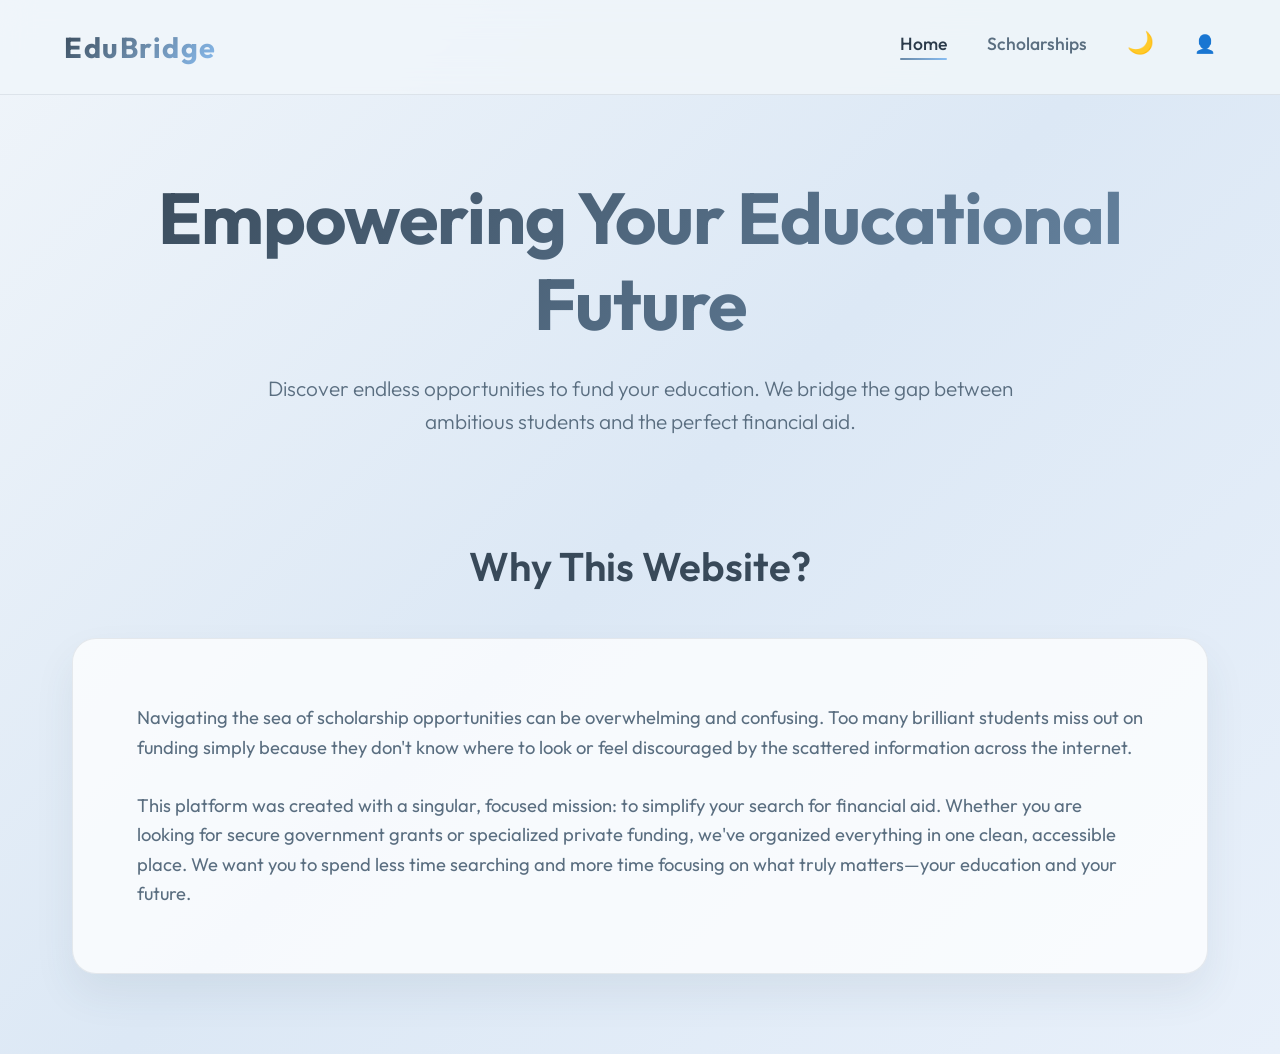
<file: index.html>
<!DOCTYPE html>
<html lang="en">

<head>
    <meta charset="UTF-8">
    <meta name="viewport" content="width=device-width, initial-scale=1.0">
    <title>EduBridge - Home</title>
    <!-- Add SEO Meta Tags -->
    <meta name="description"
        content="EduBridge is a platform designed to simplify your search for scholarships and financial aid, providing easy access to government and private funding opportunities.">
    <!-- Google Fonts for Modern Typography -->
    <link href="https://fonts.googleapis.com/css2?family=Outfit:wght@300;400;600;700&display=swap" rel="stylesheet">
    <link rel="stylesheet" href="styles.css">
</head>

<body>
    <nav class="navbar" id="main-nav">
        <div class="logo">EduBridge</div>
        <button class="hamburger" id="hamburger" aria-label="Toggle Navigation">
            <span class="bar"></span>
            <span class="bar"></span>
            <span class="bar"></span>
        </button>
        <ul class="nav-links" id="nav-links">
            <li><a href="index.html" class="active" id="nav-home">Home</a></li>
            <li><a href="scholarships.html" id="nav-scholarships">Scholarships</a></li>
            <li><button class="theme-btn" id="theme-toggle" aria-label="Toggle Theme">🌙</button></li>
            <li><a href="auth.html" id="nav-profile" class="profile-icon" aria-label="Authenticaion">👤</a></li>
        </ul>
    </nav>
    <main class="container">
        <section class="hero-section fade-in" id="hero">
            <h1>Empowering Your Educational Future</h1>
            <p>Discover endless opportunities to fund your education. We bridge the gap between ambitious students and
                the perfect financial aid.</p>
        </section>

        <section class="about-section slide-up" id="about">
            <h2>Why This Website?</h2>
            <div class="about-card" id="about-card-content">
                <p>Navigating the sea of scholarship opportunities can be overwhelming and confusing. Too many brilliant
                    students miss out on funding simply because they don't know where to look or feel discouraged by the
                    scattered information across the internet.</p>
                <p>This platform was created with a singular, focused mission: to simplify your search for financial
                    aid. Whether you are looking for secure government grants or specialized private funding, we've
                    organized everything in one clean, accessible place. We want you to spend less time searching and
                    more time focusing on what truly matters—your education and your future.</p>
            </div>
        </section>
    </main>

    <script src="script.js"></script>
</body>

</html>
</file>
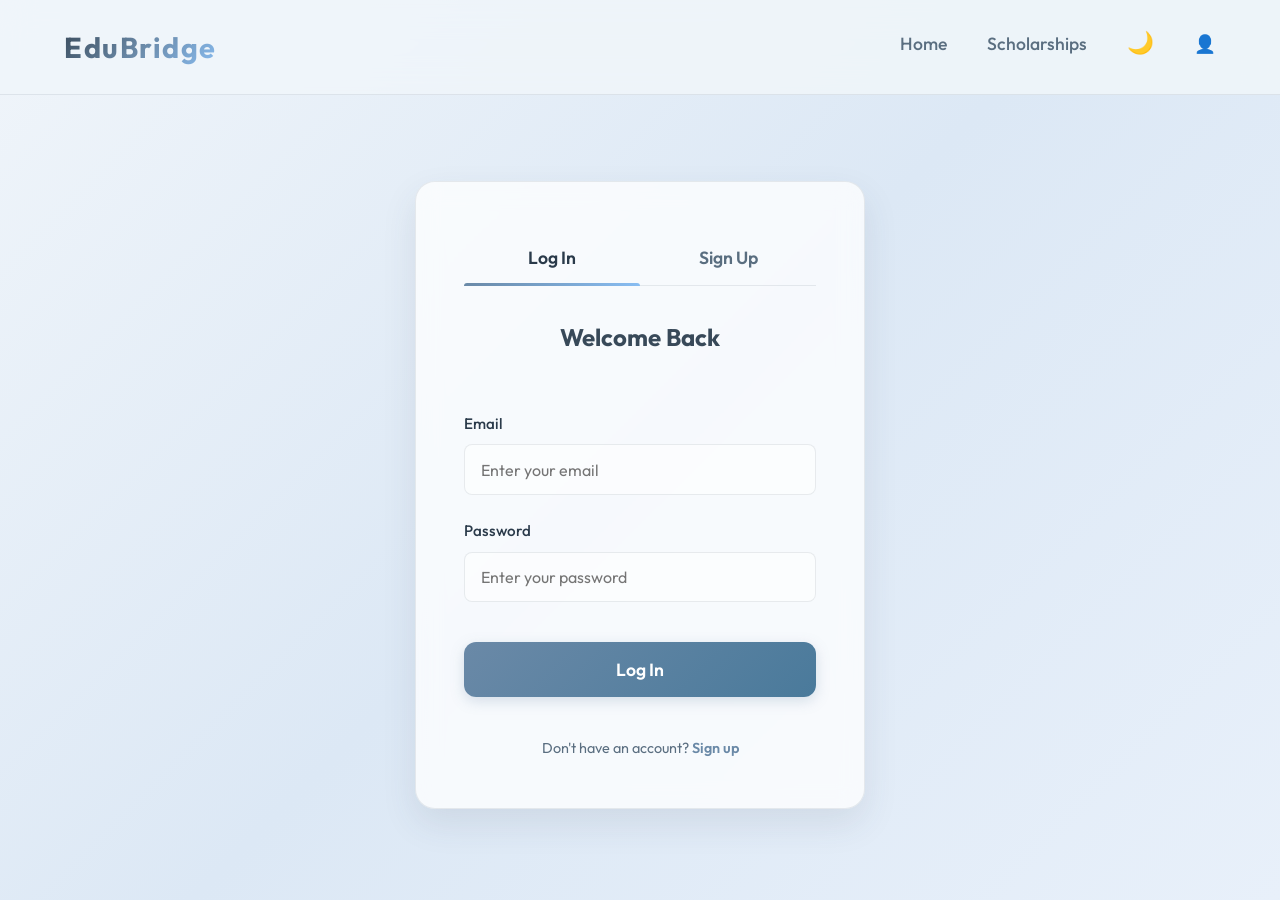
<file: auth.html>
<!DOCTYPE html>
<html lang="en">
<head>
    <meta charset="UTF-8">
    <meta name="viewport" content="width=device-width, initial-scale=1.0">
    <title>EduBridge - Authentication</title>
    <!-- Add SEO Meta Tags -->
    <meta name="description"
        content="Log in or sign up to EduBridge to personalize your scholarship search.">
    <!-- Google Fonts for Modern Typography -->
    <link href="https://fonts.googleapis.com/css2?family=Outfit:wght@300;400;600;700&display=swap" rel="stylesheet">
    <link rel="stylesheet" href="styles.css">
</head>
<body>
    <nav class="navbar" id="auth-nav">
        <div class="logo">EduBridge</div>
        <button class="hamburger" id="hamburger" aria-label="Toggle Navigation">
            <span class="bar"></span>
            <span class="bar"></span>
            <span class="bar"></span>
        </button>
        <ul class="nav-links" id="nav-links">
            <li><a href="index.html" id="nav-home">Home</a></li>
            <li><a href="scholarships.html" id="nav-scholarships">Scholarships</a></li>
            <li><button class="theme-btn" id="theme-toggle" aria-label="Toggle Theme">🌙</button></li>
            <li><a href="auth.html" class="active profile-icon" id="nav-profile" aria-label="Authenticaion">👤</a></li>
        </ul>
    </nav>
    <main class="container auth-container">
        <div class="auth-card fade-in">
            <div class="auth-tabs">
                <button class="auth-tab active" id="tab-login" onclick="switchAuth('login')">Log In</button>
                <button class="auth-tab" id="tab-signup" onclick="switchAuth('signup')">Sign Up</button>
            </div>
            
            <form id="form-login" class="auth-form active" onsubmit="event.preventDefault(); window.location.href='index.html';">
                <h2 style="text-align: center; margin-bottom: 2rem; color: var(--text-h2);">Welcome Back</h2>
                <div class="input-group">
                    <label for="login-email">Email</label>
                    <input type="email" id="login-email" required placeholder="Enter your email">
                </div>
                <div class="input-group">
                    <label for="login-password">Password</label>
                    <input type="password" id="login-password" required placeholder="Enter your password">
                </div>
                <button type="submit" class="btn btn-gov auth-btn">Log In</button>
                <p class="auth-hint">Don't have an account? <a href="#" onclick="switchAuth('signup'); return false;">Sign up</a></p>
            </form>

            <form id="form-signup" class="auth-form" onsubmit="event.preventDefault(); window.location.href='index.html';">
                <h2 style="text-align: center; margin-bottom: 2rem; color: var(--text-h2);">Create Account</h2>
                <div class="input-group">
                    <label for="signup-name">Full Name</label>
                    <input type="text" id="signup-name" required placeholder="Enter your full name">
                </div>
                <div class="input-group">
                    <label for="signup-email">Email</label>
                    <input type="email" id="signup-email" required placeholder="Enter your email">
                </div>
                <div class="input-group">
                    <label for="signup-password">Password</label>
                    <input type="password" id="signup-password" required placeholder="Create a password">
                </div>
                <button type="submit" class="btn btn-gov auth-btn">Sign Up</button>
                <p class="auth-hint">Already have an account? <a href="#" onclick="switchAuth('login'); return false;">Log in</a></p>
            </form>
        </div>
    </main>

    <script src="script.js"></script>
    <script>
        function switchAuth(type) {
            if (type === 'login') {
                document.getElementById('tab-login').classList.add('active');
                document.getElementById('tab-signup').classList.remove('active');
                document.getElementById('form-login').classList.add('active');
                document.getElementById('form-signup').classList.remove('active');
            } else {
                document.getElementById('tab-signup').classList.add('active');
                document.getElementById('tab-login').classList.remove('active');
                document.getElementById('form-signup').classList.add('active');
                document.getElementById('form-login').classList.remove('active');
            }
        }
    </script>
</body>
</html>
</file>
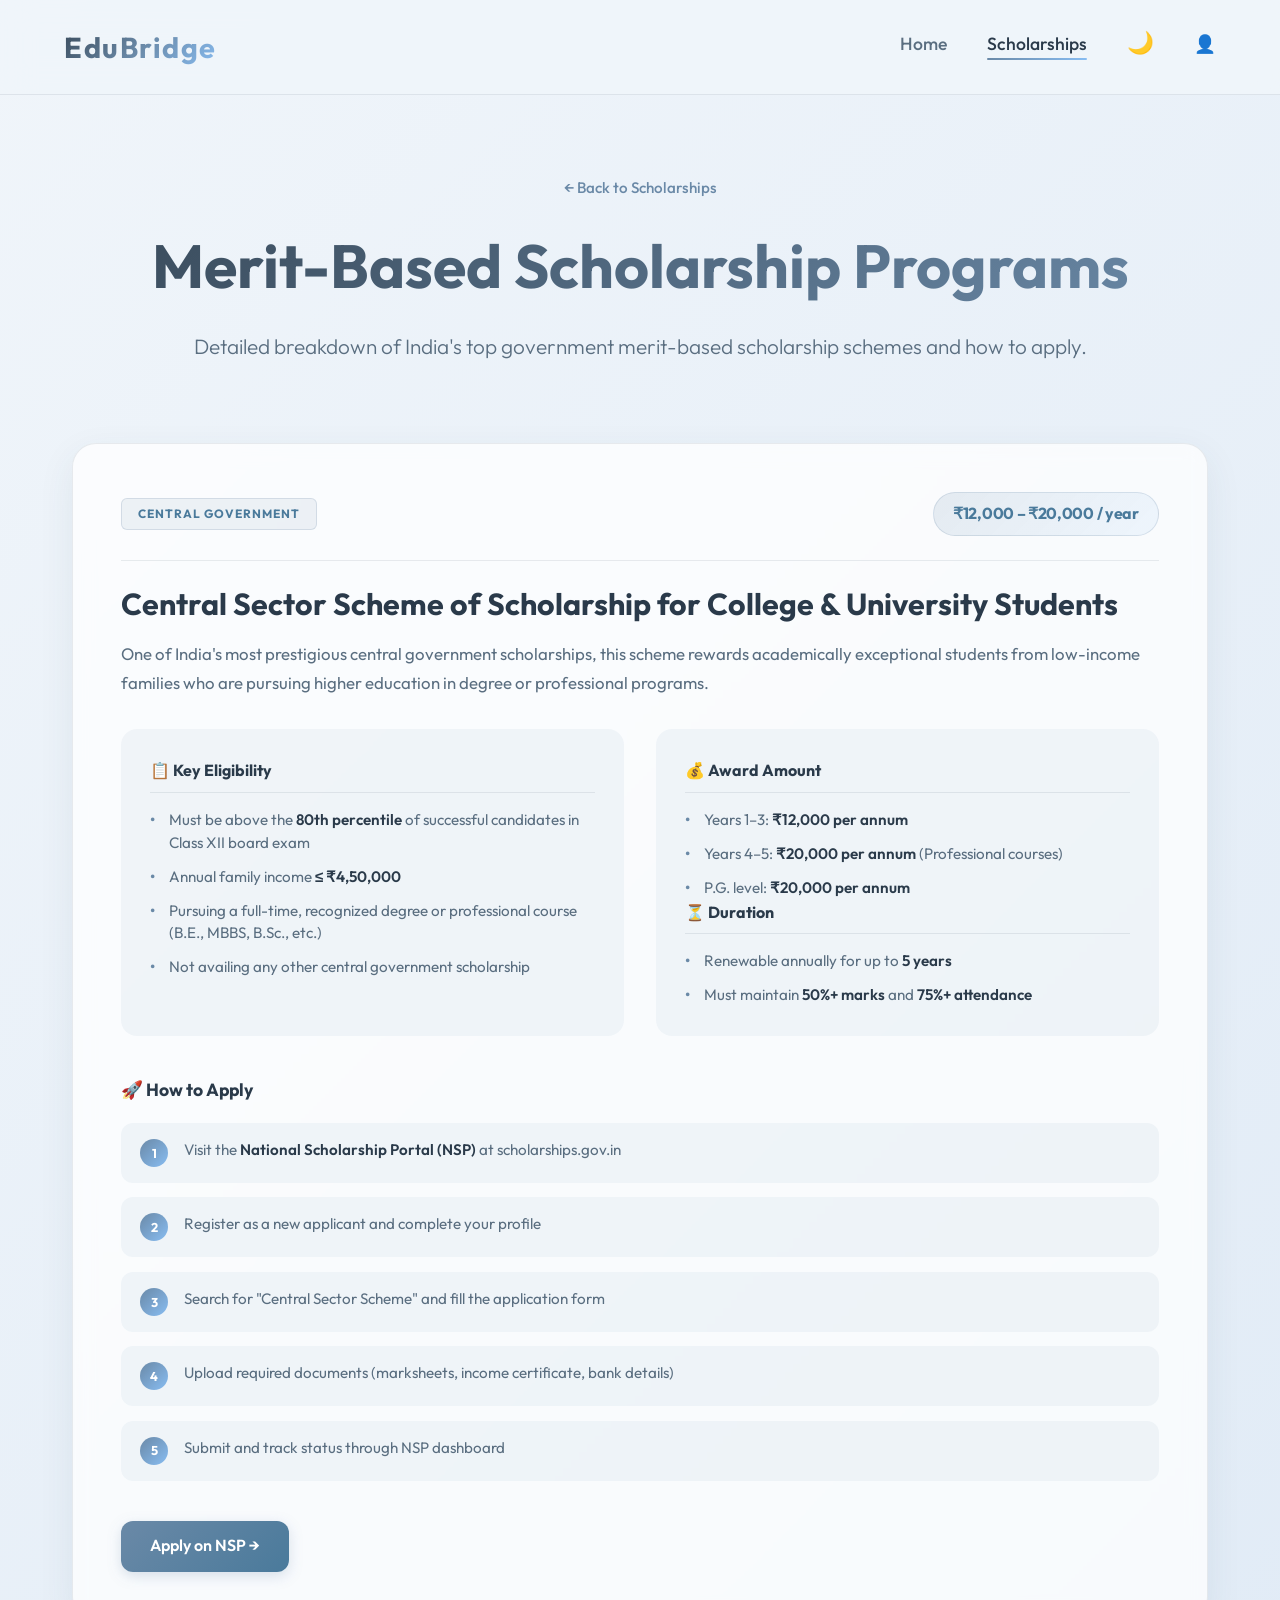
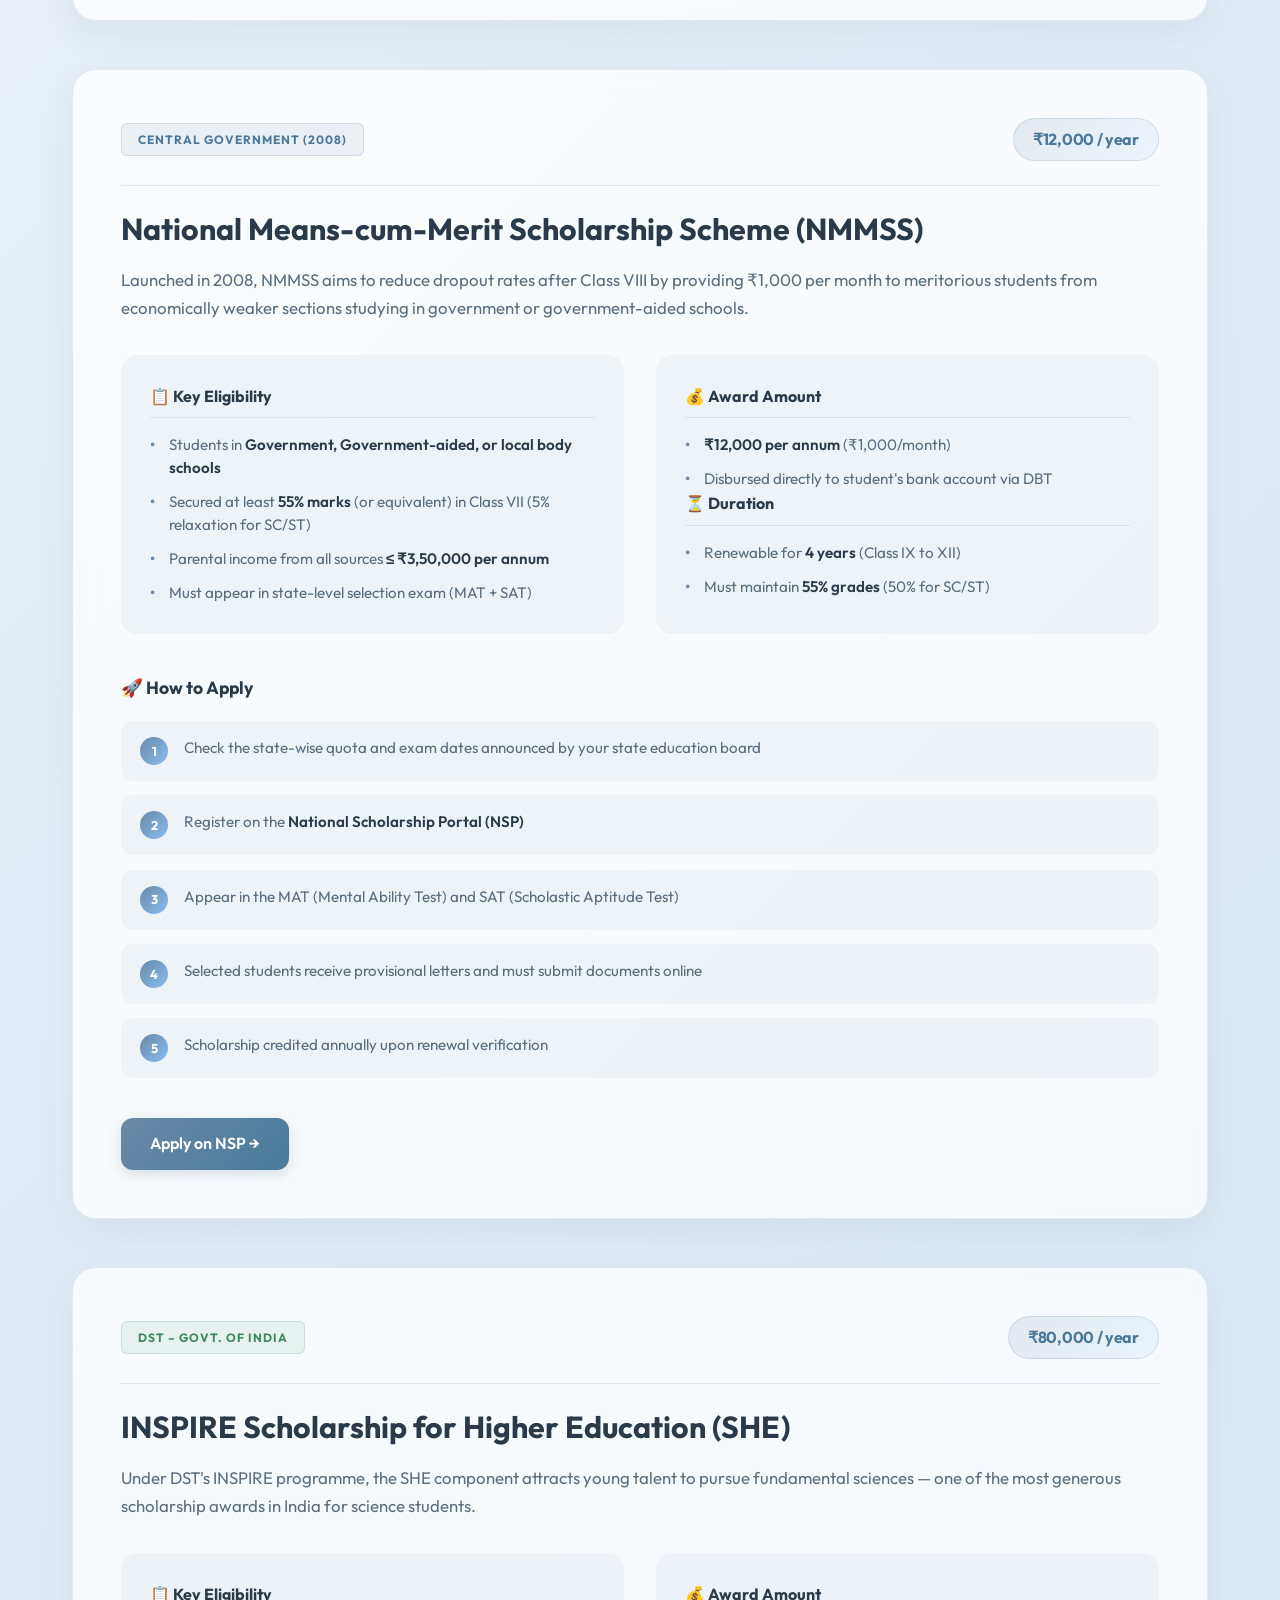
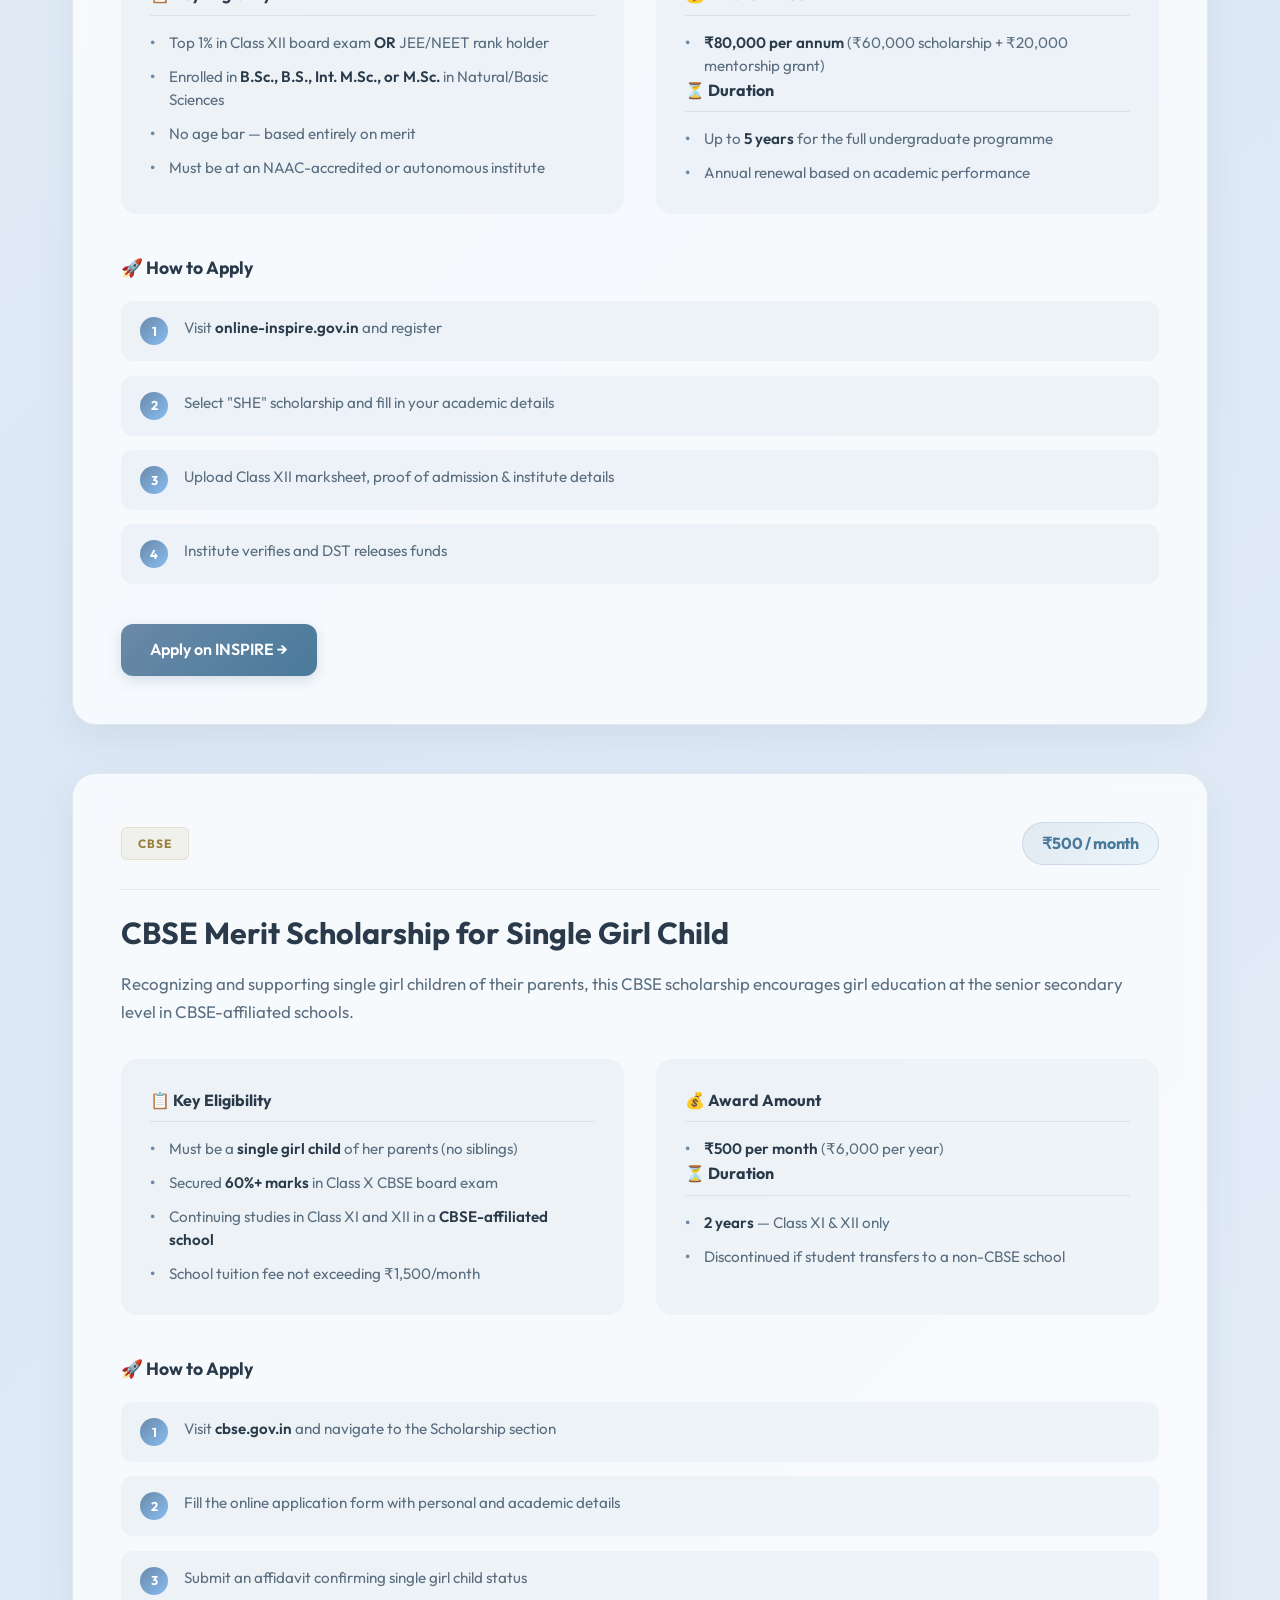
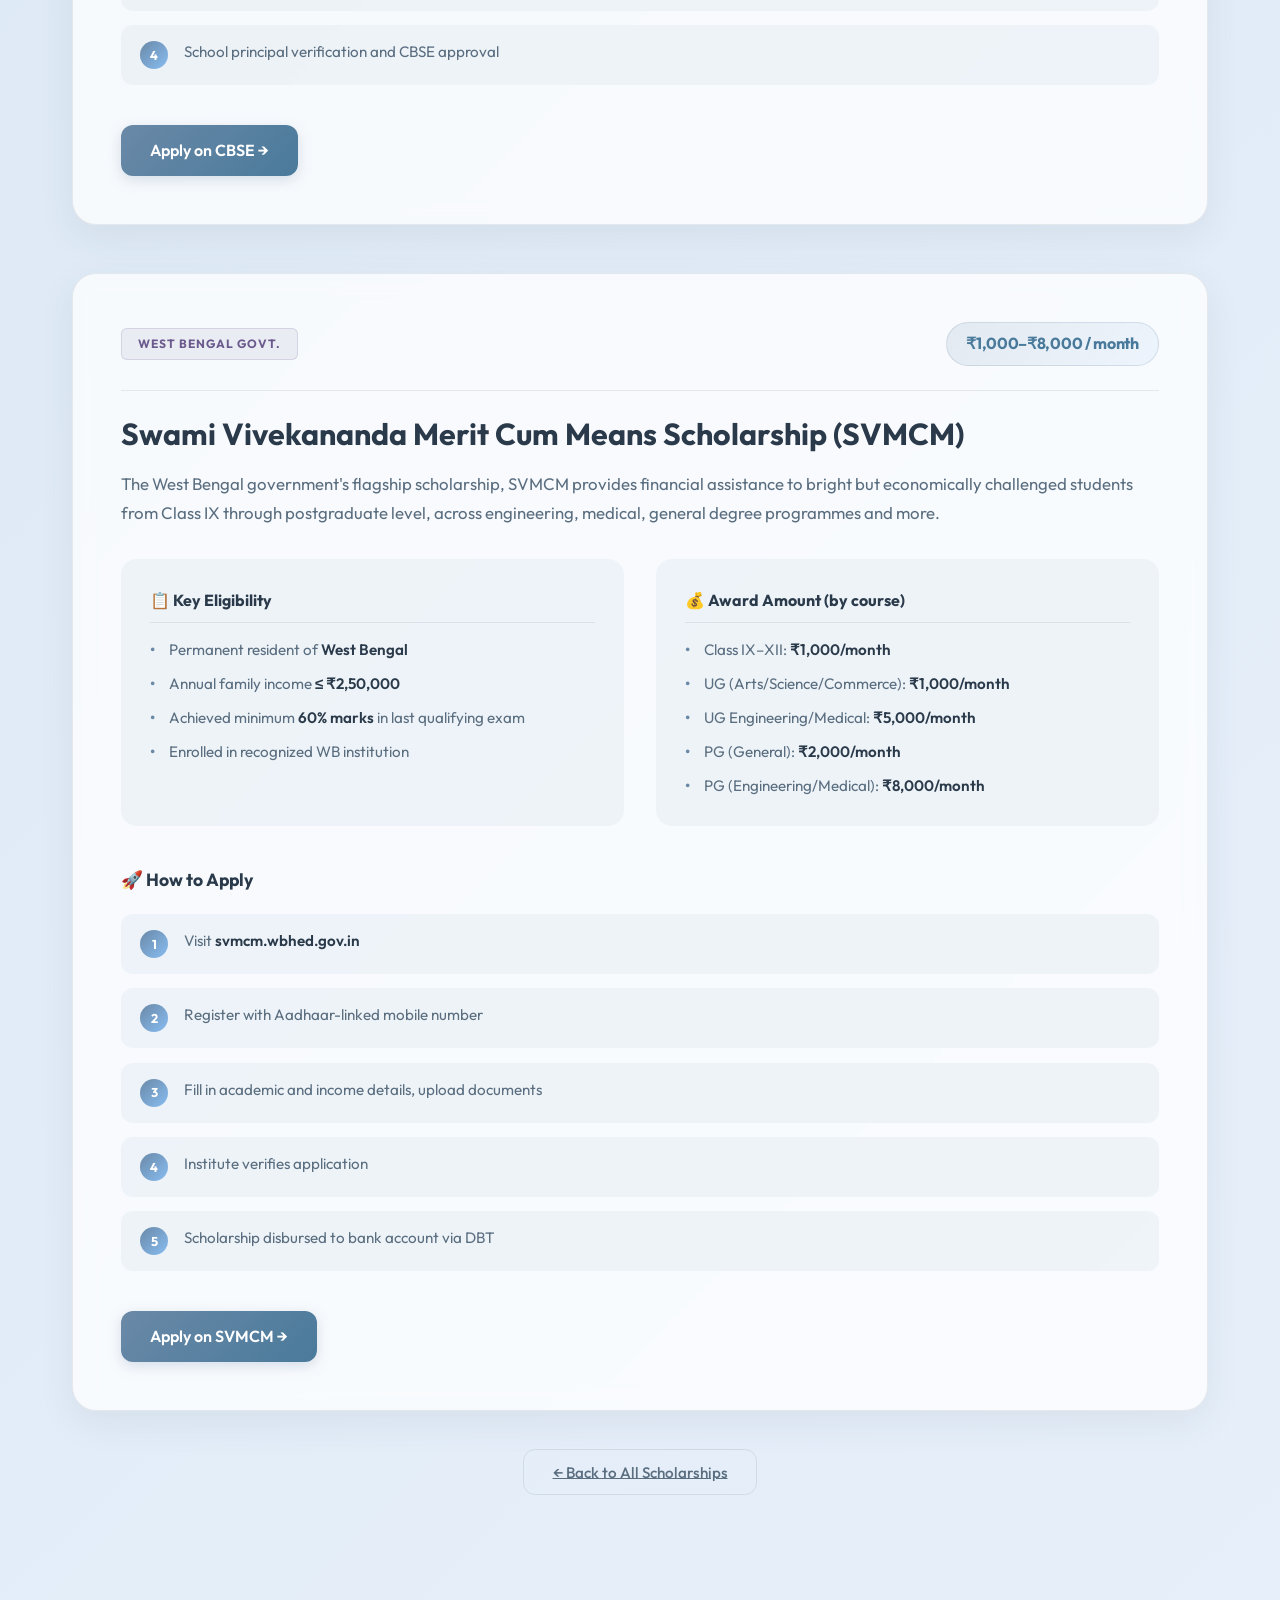
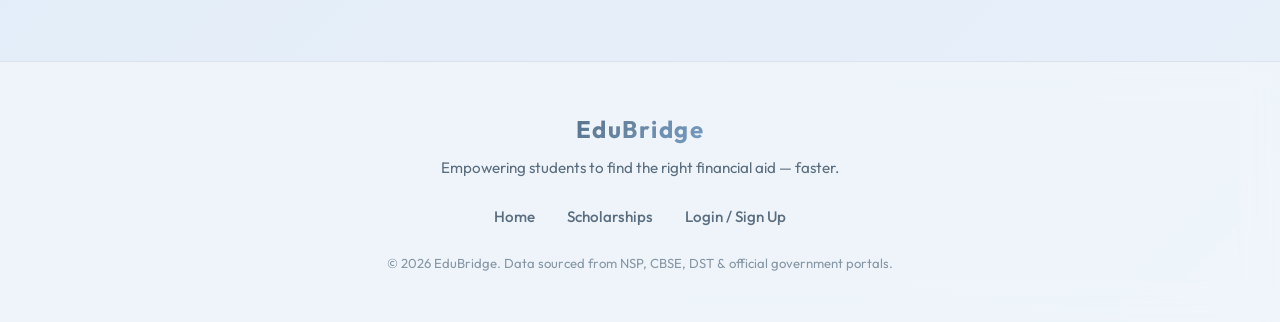
<file: meritbased.html>
<!DOCTYPE html>
<html lang="en">

<head>
    <meta charset="UTF-8">
    <meta name="viewport" content="width=device-width, initial-scale=1.0">
    <title>EduBridge – Merit-Based Scholarships</title>
    <meta name="description"
        content="Detailed information on India's top merit-based government scholarships: CSS, NMMSS, INSPIRE SHE, CBSE Single Girl Child, and SVMCM.">
    <link href="https://fonts.googleapis.com/css2?family=Outfit:wght@300;400;500;600;700&display=swap" rel="stylesheet">
    <link rel="stylesheet" href="styles.css">
</head>

<body>
    <nav class="navbar" id="merit-nav">
        <div class="logo">EduBridge</div>
        <button class="hamburger" id="hamburger" aria-label="Toggle Navigation">
            <span class="bar"></span>
            <span class="bar"></span>
            <span class="bar"></span>
        </button>
        <ul class="nav-links" id="nav-links">
            <li><a href="index.html" id="nav-home">Home</a></li>
            <li><a href="scholarships.html" class="active" id="nav-scholarships">Scholarships</a></li>
            <li><button class="theme-btn" id="theme-toggle" aria-label="Toggle Theme">🌙</button></li>
            <li><a href="auth.html" id="nav-profile" class="profile-icon" aria-label="Authentication">👤</a></li>
        </ul>
    </nav>

    <main class="container">
        <div class="page-header fade-in" id="merit-header">
            <div class="breadcrumb">
                <a href="scholarships.html">← Back to Scholarships</a>
            </div>
            <h1>Merit-Based Scholarship Programs</h1>
            <p>Detailed breakdown of India's top government merit-based scholarship schemes and how to apply.</p>
        </div>

        <!-- ── Central Sector Scheme ── -->
        <article class="detail-card slide-up" id="css">
            <div class="detail-header gov-header">
                <div class="detail-badge">Central Government</div>
                <div class="detail-amount-pill">₹12,000 – ₹20,000 / year</div>
            </div>
            <h2>Central Sector Scheme of Scholarship for College &amp; University Students</h2>
            <p class="detail-intro">One of India's most prestigious central government scholarships, this scheme rewards academically exceptional students from low-income families who are pursuing higher education in degree or professional programs.</p>

            <div class="detail-grid">
                <div class="detail-info-block">
                    <h3>📋 Key Eligibility</h3>
                    <ul>
                        <li>Must be above the <strong>80th percentile</strong> of successful candidates in Class XII board exam</li>
                        <li>Annual family income <strong>≤ ₹4,50,000</strong></li>
                        <li>Pursuing a full-time, recognized degree or professional course (B.E., MBBS, B.Sc., etc.)</li>
                        <li>Not availing any other central government scholarship</li>
                    </ul>
                </div>
                <div class="detail-info-block">
                    <h3>💰 Award Amount</h3>
                    <ul>
                        <li>Years 1–3: <strong>₹12,000 per annum</strong></li>
                        <li>Years 4–5: <strong>₹20,000 per annum</strong> (Professional courses)</li>
                        <li>P.G. level: <strong>₹20,000 per annum</strong></li>
                    </ul>
                    <h3>⏳ Duration</h3>
                    <ul>
                        <li>Renewable annually for up to <strong>5 years</strong></li>
                        <li>Must maintain <strong>50%+ marks</strong> and <strong>75%+ attendance</strong></li>
                    </ul>
                </div>
            </div>

            <div class="detail-steps">
                <h3>🚀 How to Apply</h3>
                <div class="steps-list">
                    <div class="step"><span class="step-num">1</span><span>Visit the <strong>National Scholarship Portal (NSP)</strong> at scholarships.gov.in</span></div>
                    <div class="step"><span class="step-num">2</span><span>Register as a new applicant and complete your profile</span></div>
                    <div class="step"><span class="step-num">3</span><span>Search for "Central Sector Scheme" and fill the application form</span></div>
                    <div class="step"><span class="step-num">4</span><span>Upload required documents (marksheets, income certificate, bank details)</span></div>
                    <div class="step"><span class="step-num">5</span><span>Submit and track status through NSP dashboard</span></div>
                </div>
            </div>
            <a href="https://scholarships.gov.in" target="_blank" class="btn btn-gov detail-cta">Apply on NSP →</a>
        </article>

        <!-- ── NMMSS ── -->
        <article class="detail-card slide-up delay-1" id="nmmss">
            <div class="detail-header gov-header">
                <div class="detail-badge">Central Government (2008)</div>
                <div class="detail-amount-pill">₹12,000 / year</div>
            </div>
            <h2>National Means-cum-Merit Scholarship Scheme (NMMSS)</h2>
            <p class="detail-intro">Launched in 2008, NMMSS aims to reduce dropout rates after Class VIII by providing ₹1,000 per month to meritorious students from economically weaker sections studying in government or government-aided schools.</p>

            <div class="detail-grid">
                <div class="detail-info-block">
                    <h3>📋 Key Eligibility</h3>
                    <ul>
                        <li>Students in <strong>Government, Government-aided, or local body schools</strong></li>
                        <li>Secured at least <strong>55% marks</strong> (or equivalent) in Class VII (5% relaxation for SC/ST)</li>
                        <li>Parental income from all sources <strong>≤ ₹3,50,000 per annum</strong></li>
                        <li>Must appear in state-level selection exam (MAT + SAT)</li>
                    </ul>
                </div>
                <div class="detail-info-block">
                    <h3>💰 Award Amount</h3>
                    <ul>
                        <li><strong>₹12,000 per annum</strong> (₹1,000/month)</li>
                        <li>Disbursed directly to student's bank account via DBT</li>
                    </ul>
                    <h3>⏳ Duration</h3>
                    <ul>
                        <li>Renewable for <strong>4 years</strong> (Class IX to XII)</li>
                        <li>Must maintain <strong>55% grades</strong> (50% for SC/ST)</li>
                    </ul>
                </div>
            </div>

            <div class="detail-steps">
                <h3>🚀 How to Apply</h3>
                <div class="steps-list">
                    <div class="step"><span class="step-num">1</span><span>Check the state-wise quota and exam dates announced by your state education board</span></div>
                    <div class="step"><span class="step-num">2</span><span>Register on the <strong>National Scholarship Portal (NSP)</strong></span></div>
                    <div class="step"><span class="step-num">3</span><span>Appear in the MAT (Mental Ability Test) and SAT (Scholastic Aptitude Test)</span></div>
                    <div class="step"><span class="step-num">4</span><span>Selected students receive provisional letters and must submit documents online</span></div>
                    <div class="step"><span class="step-num">5</span><span>Scholarship credited annually upon renewal verification</span></div>
                </div>
            </div>
            <a href="https://scholarships.gov.in" target="_blank" class="btn btn-gov detail-cta">Apply on NSP →</a>
        </article>

        <!-- ── INSPIRE SHE ── -->
        <article class="detail-card slide-up delay-2" id="inspire">
            <div class="detail-header inspire-header">
                <div class="detail-badge">DST – Govt. of India</div>
                <div class="detail-amount-pill">₹80,000 / year</div>
            </div>
            <h2>INSPIRE Scholarship for Higher Education (SHE)</h2>
            <p class="detail-intro">Under DST's INSPIRE programme, the SHE component attracts young talent to pursue fundamental sciences — one of the most generous scholarship awards in India for science students.</p>

            <div class="detail-grid">
                <div class="detail-info-block">
                    <h3>📋 Key Eligibility</h3>
                    <ul>
                        <li>Top 1% in Class XII board exam <strong>OR</strong> JEE/NEET rank holder</li>
                        <li>Enrolled in <strong>B.Sc., B.S., Int. M.Sc., or M.Sc.</strong> in Natural/Basic Sciences</li>
                        <li>No age bar — based entirely on merit</li>
                        <li>Must be at an NAAC-accredited or autonomous institute</li>
                    </ul>
                </div>
                <div class="detail-info-block">
                    <h3>💰 Award Amount</h3>
                    <ul>
                        <li><strong>₹80,000 per annum</strong> (₹60,000 scholarship + ₹20,000 mentorship grant)</li>
                    </ul>
                    <h3>⏳ Duration</h3>
                    <ul>
                        <li>Up to <strong>5 years</strong> for the full undergraduate programme</li>
                        <li>Annual renewal based on academic performance</li>
                    </ul>
                </div>
            </div>

            <div class="detail-steps">
                <h3>🚀 How to Apply</h3>
                <div class="steps-list">
                    <div class="step"><span class="step-num">1</span><span>Visit <strong>online-inspire.gov.in</strong> and register</span></div>
                    <div class="step"><span class="step-num">2</span><span>Select "SHE" scholarship and fill in your academic details</span></div>
                    <div class="step"><span class="step-num">3</span><span>Upload Class XII marksheet, proof of admission &amp; institute details</span></div>
                    <div class="step"><span class="step-num">4</span><span>Institute verifies and DST releases funds</span></div>
                </div>
            </div>
            <a href="https://online-inspire.gov.in" target="_blank" class="btn btn-gov detail-cta">Apply on INSPIRE →</a>
        </article>

        <!-- ── CBSE Single Girl Child ── -->
        <article class="detail-card slide-up delay-2" id="cbse">
            <div class="detail-header cbse-header">
                <div class="detail-badge">CBSE</div>
                <div class="detail-amount-pill">₹500 / month</div>
            </div>
            <h2>CBSE Merit Scholarship for Single Girl Child</h2>
            <p class="detail-intro">Recognizing and supporting single girl children of their parents, this CBSE scholarship encourages girl education at the senior secondary level in CBSE-affiliated schools.</p>

            <div class="detail-grid">
                <div class="detail-info-block">
                    <h3>📋 Key Eligibility</h3>
                    <ul>
                        <li>Must be a <strong>single girl child</strong> of her parents (no siblings)</li>
                        <li>Secured <strong>60%+ marks</strong> in Class X CBSE board exam</li>
                        <li>Continuing studies in Class XI and XII in a <strong>CBSE-affiliated school</strong></li>
                        <li>School tuition fee not exceeding ₹1,500/month</li>
                    </ul>
                </div>
                <div class="detail-info-block">
                    <h3>💰 Award Amount</h3>
                    <ul>
                        <li><strong>₹500 per month</strong> (₹6,000 per year)</li>
                    </ul>
                    <h3>⏳ Duration</h3>
                    <ul>
                        <li><strong>2 years</strong> — Class XI &amp; XII only</li>
                        <li>Discontinued if student transfers to a non-CBSE school</li>
                    </ul>
                </div>
            </div>

            <div class="detail-steps">
                <h3>🚀 How to Apply</h3>
                <div class="steps-list">
                    <div class="step"><span class="step-num">1</span><span>Visit <strong>cbse.gov.in</strong> and navigate to the Scholarship section</span></div>
                    <div class="step"><span class="step-num">2</span><span>Fill the online application form with personal and academic details</span></div>
                    <div class="step"><span class="step-num">3</span><span>Submit an affidavit confirming single girl child status</span></div>
                    <div class="step"><span class="step-num">4</span><span>School principal verification and CBSE approval</span></div>
                </div>
            </div>
            <a href="https://cbse.gov.in" target="_blank" class="btn btn-gov detail-cta">Apply on CBSE →</a>
        </article>

        <!-- ── SVMCM ── -->
        <article class="detail-card slide-up delay-2" id="svmcm">
            <div class="detail-header svmcm-header">
                <div class="detail-badge">West Bengal Govt.</div>
                <div class="detail-amount-pill">₹1,000–₹8,000 / month</div>
            </div>
            <h2>Swami Vivekananda Merit Cum Means Scholarship (SVMCM)</h2>
            <p class="detail-intro">The West Bengal government's flagship scholarship, SVMCM provides financial assistance to bright but economically challenged students from Class IX through postgraduate level, across engineering, medical, general degree programmes and more.</p>

            <div class="detail-grid">
                <div class="detail-info-block">
                    <h3>📋 Key Eligibility</h3>
                    <ul>
                        <li>Permanent resident of <strong>West Bengal</strong></li>
                        <li>Annual family income <strong>≤ ₹2,50,000</strong></li>
                        <li>Achieved minimum <strong>60% marks</strong> in last qualifying exam</li>
                        <li>Enrolled in recognized WB institution</li>
                    </ul>
                </div>
                <div class="detail-info-block">
                    <h3>💰 Award Amount (by course)</h3>
                    <ul>
                        <li>Class IX–XII: <strong>₹1,000/month</strong></li>
                        <li>UG (Arts/Science/Commerce): <strong>₹1,000/month</strong></li>
                        <li>UG Engineering/Medical: <strong>₹5,000/month</strong></li>
                        <li>PG (General): <strong>₹2,000/month</strong></li>
                        <li>PG (Engineering/Medical): <strong>₹8,000/month</strong></li>
                    </ul>
                </div>
            </div>

            <div class="detail-steps">
                <h3>🚀 How to Apply</h3>
                <div class="steps-list">
                    <div class="step"><span class="step-num">1</span><span>Visit <strong>svmcm.wbhed.gov.in</strong></span></div>
                    <div class="step"><span class="step-num">2</span><span>Register with Aadhaar-linked mobile number</span></div>
                    <div class="step"><span class="step-num">3</span><span>Fill in academic and income details, upload documents</span></div>
                    <div class="step"><span class="step-num">4</span><span>Institute verifies application</span></div>
                    <div class="step"><span class="step-num">5</span><span>Scholarship disbursed to bank account via DBT</span></div>
                </div>
            </div>
            <a href="https://svmcm.wbhed.gov.in" target="_blank" class="btn btn-gov detail-cta">Apply on SVMCM →</a>
        </article>

        <!-- Back button -->
        <div class="back-btn-wrap fade-in">
            <a href="scholarships.html" class="btn btn-reset">← Back to All Scholarships</a>
        </div>
    </main>

    <footer class="site-footer" id="merit-footer">
        <div class="footer-inner">
            <div class="footer-brand">
                <span class="logo">EduBridge</span>
                <p>Empowering students to find the right financial aid — faster.</p>
            </div>
            <div class="footer-links">
                <a href="index.html">Home</a>
                <a href="scholarships.html">Scholarships</a>
                <a href="auth.html">Login / Sign Up</a>
            </div>
            <p class="footer-note">© 2026 EduBridge. Data sourced from NSP, CBSE, DST &amp; official government portals.</p>
        </div>
    </footer>

    <script src="script.js"></script>
</body>

</html>
</file>
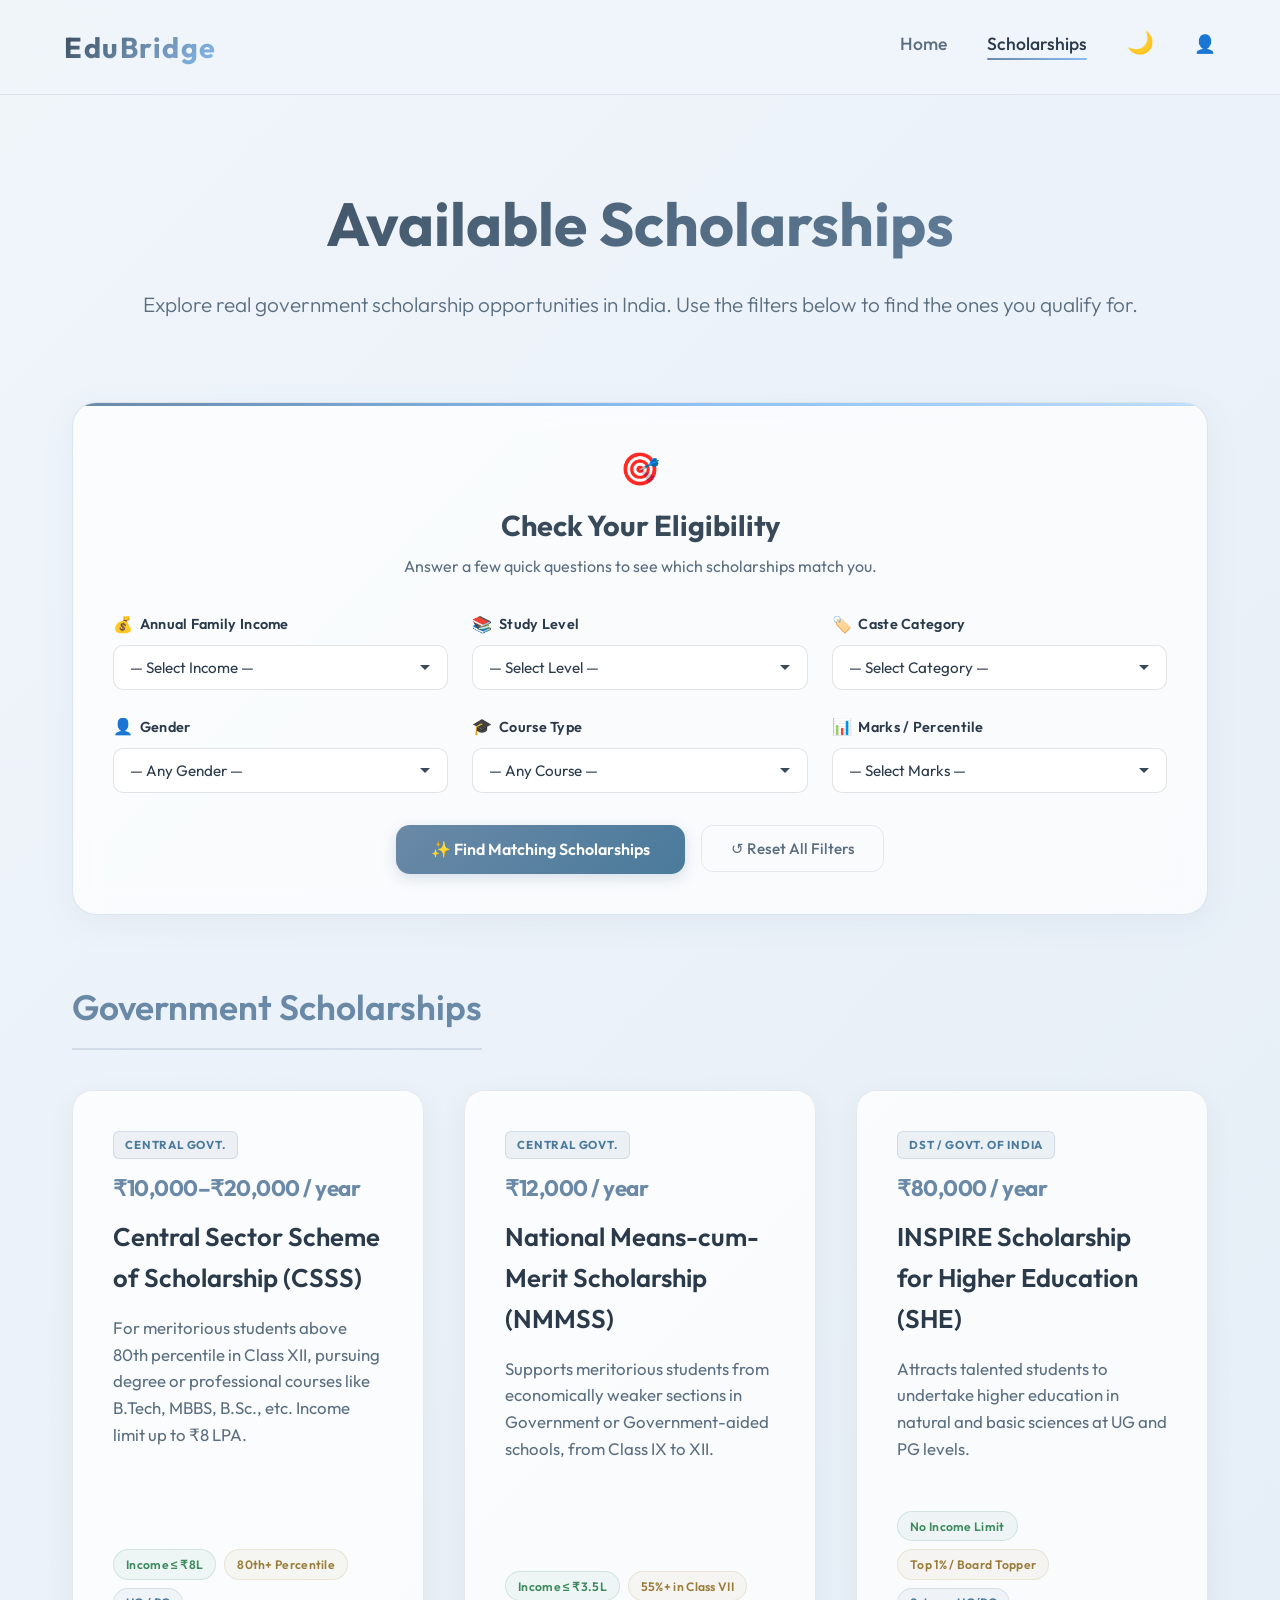
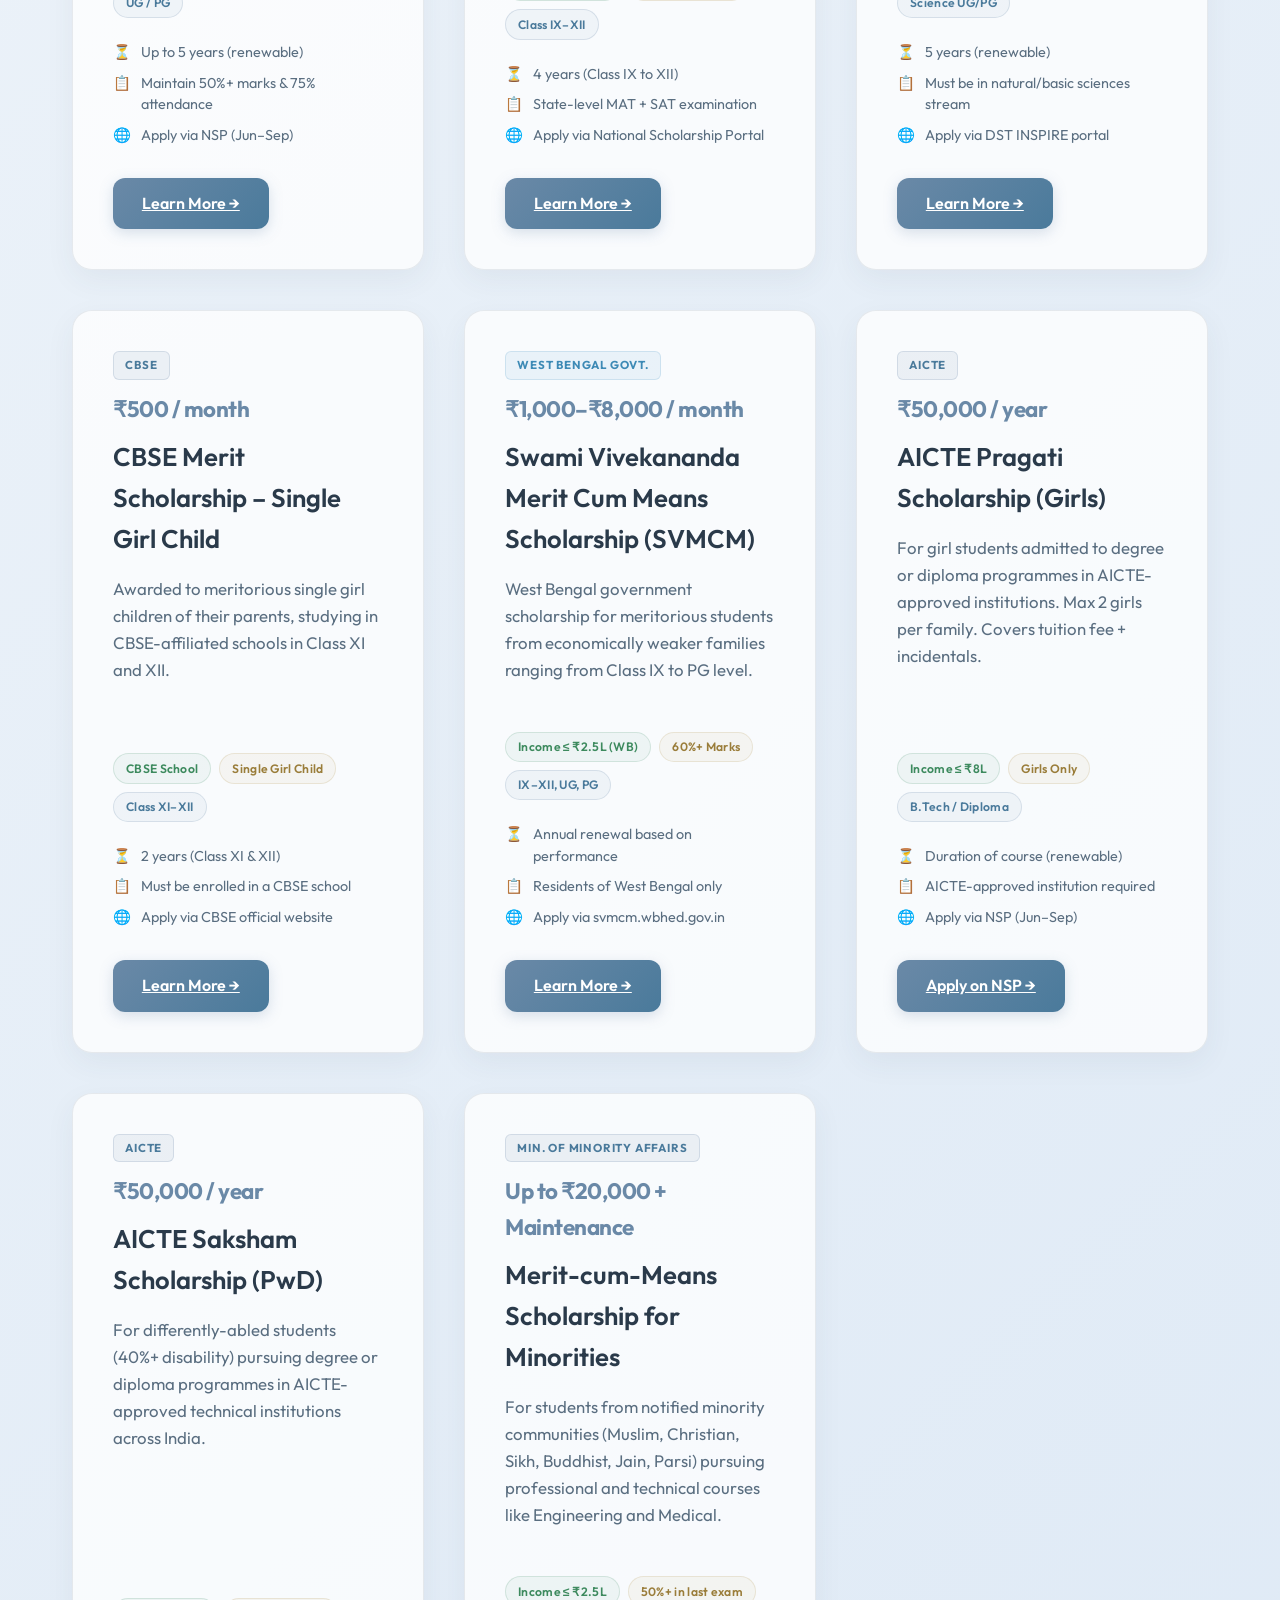
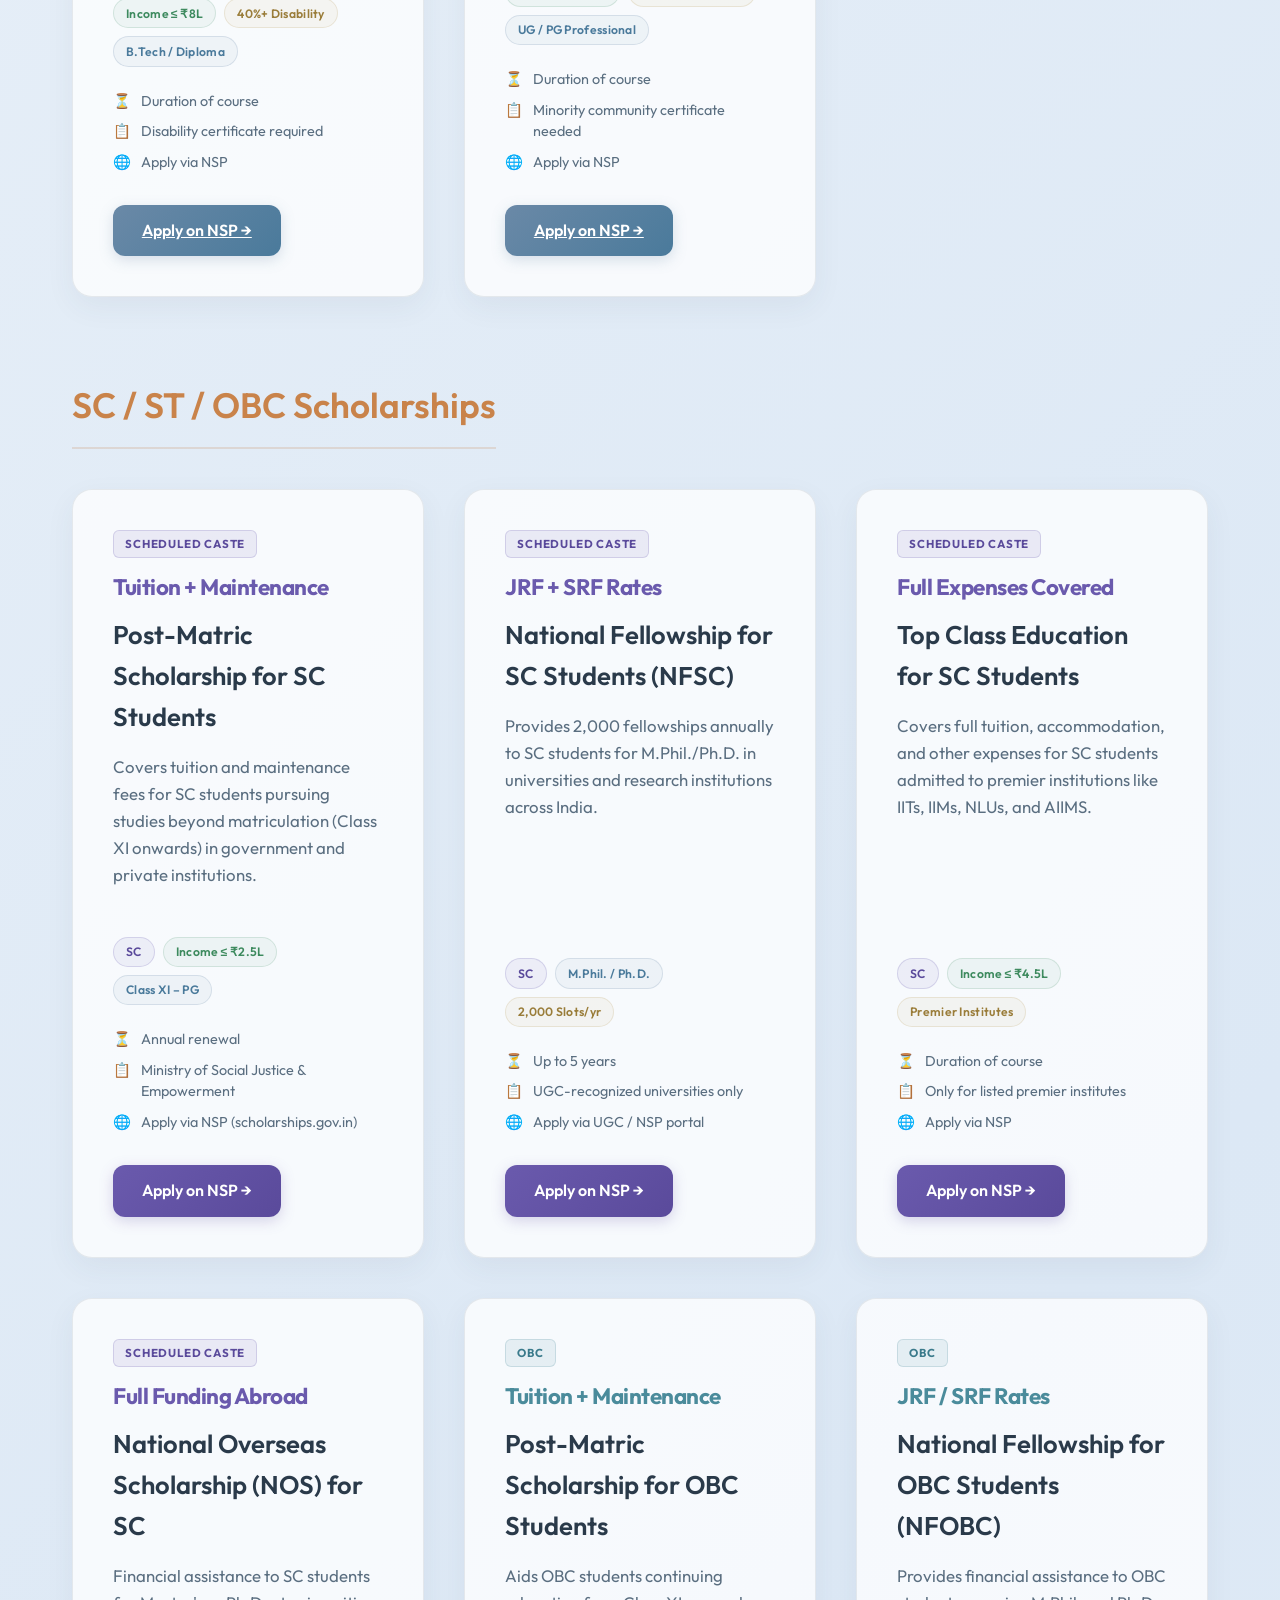
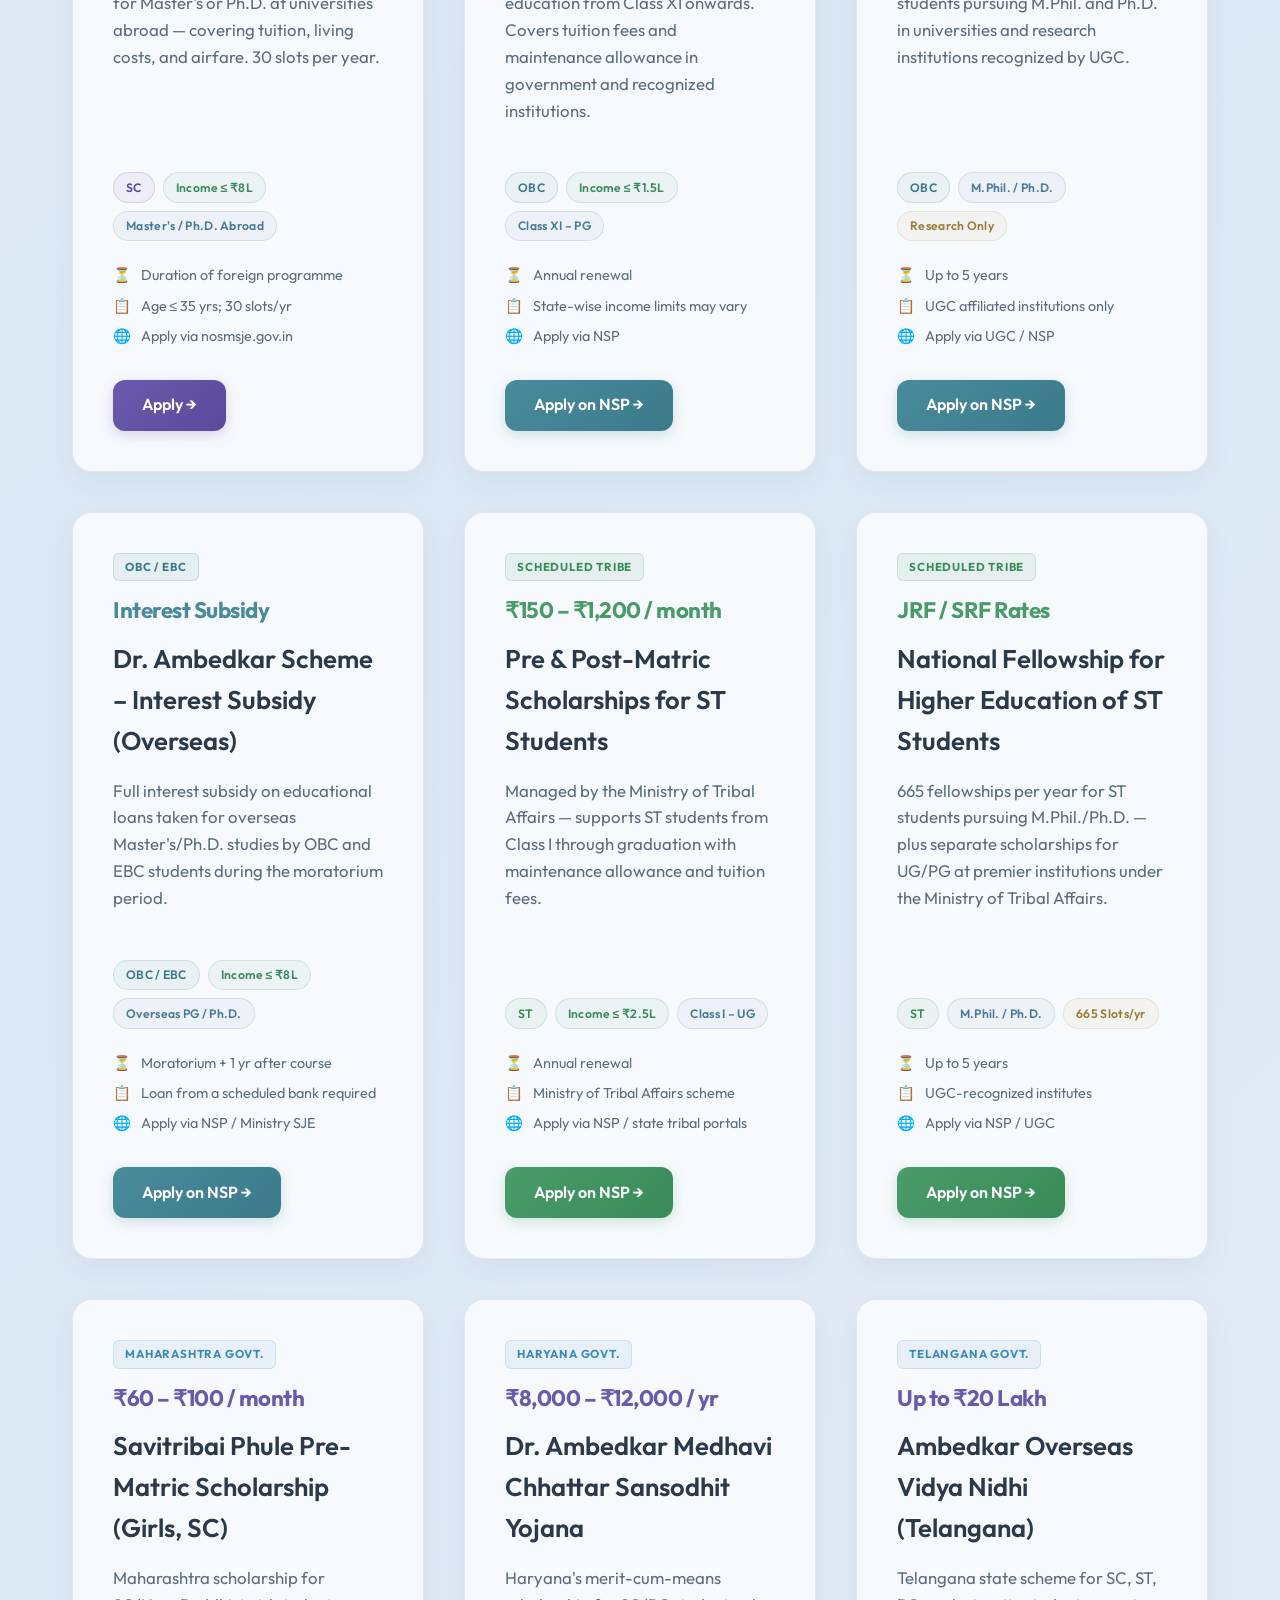
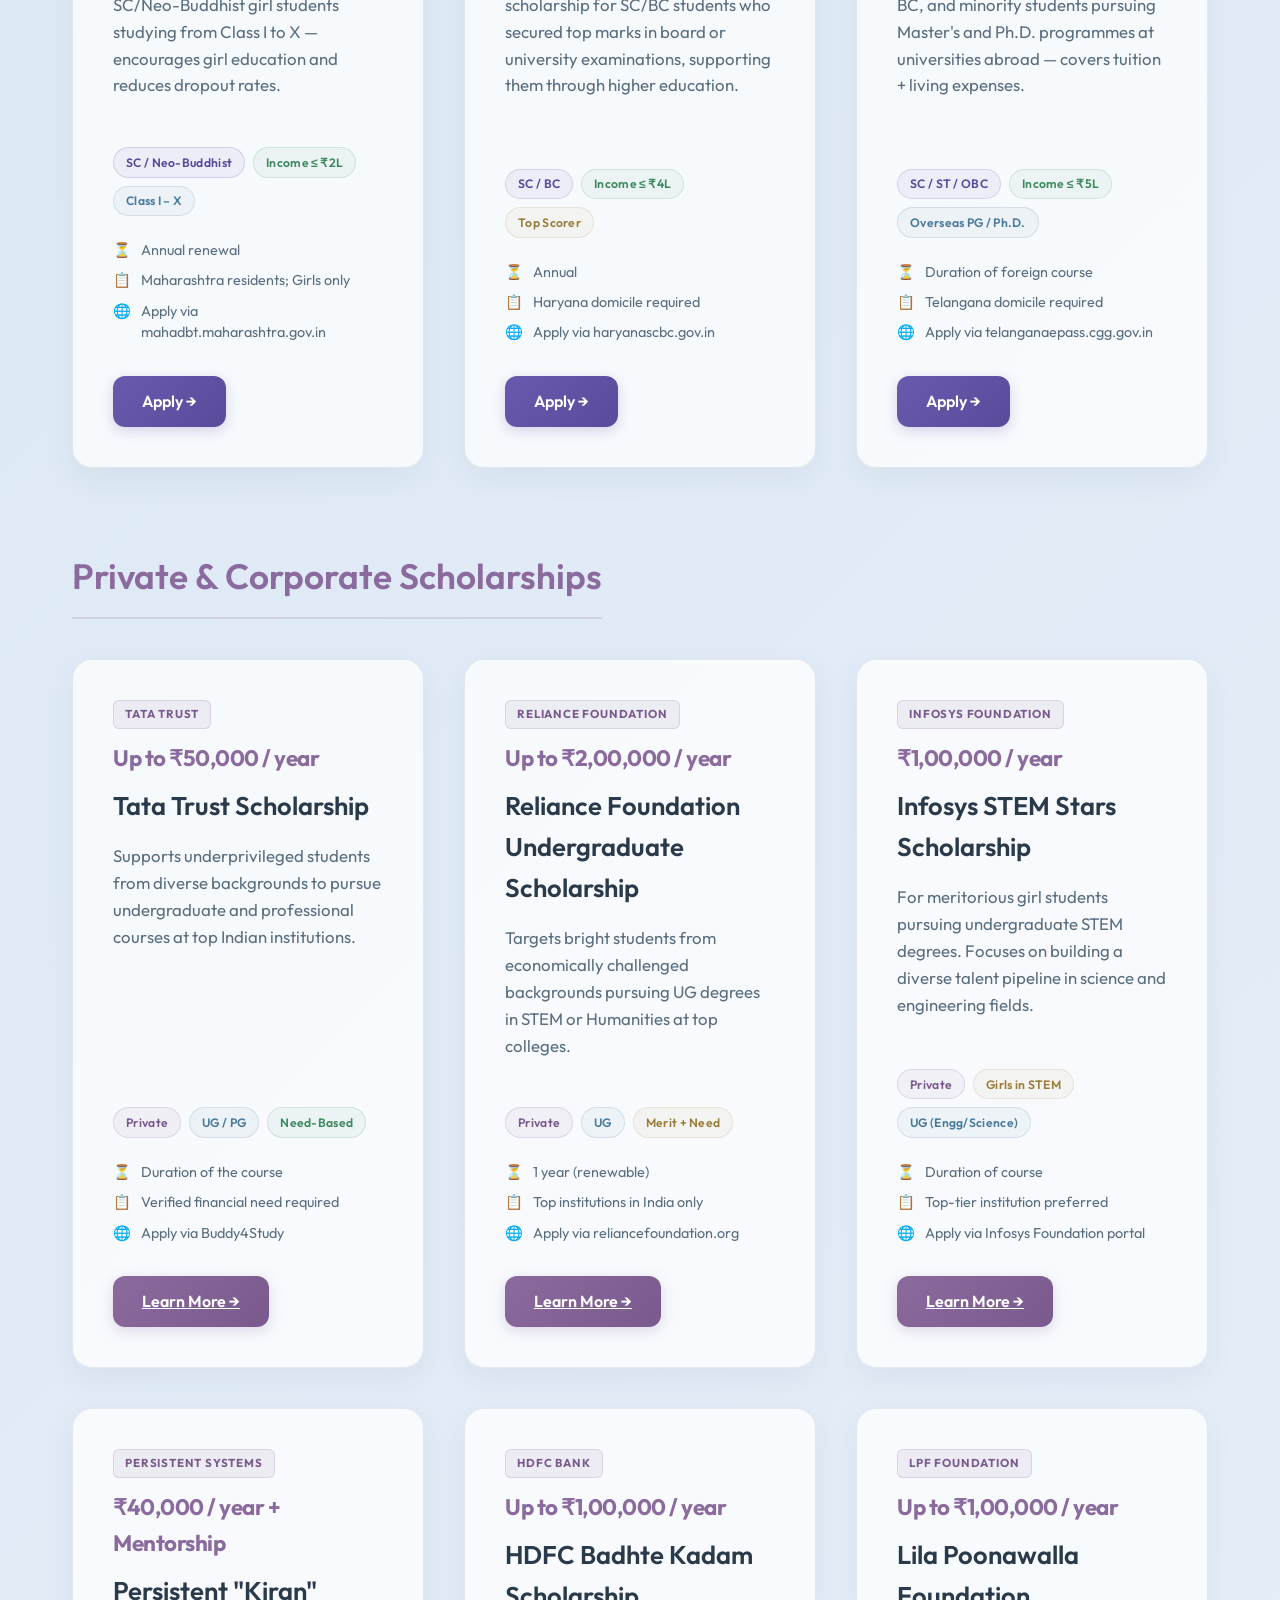
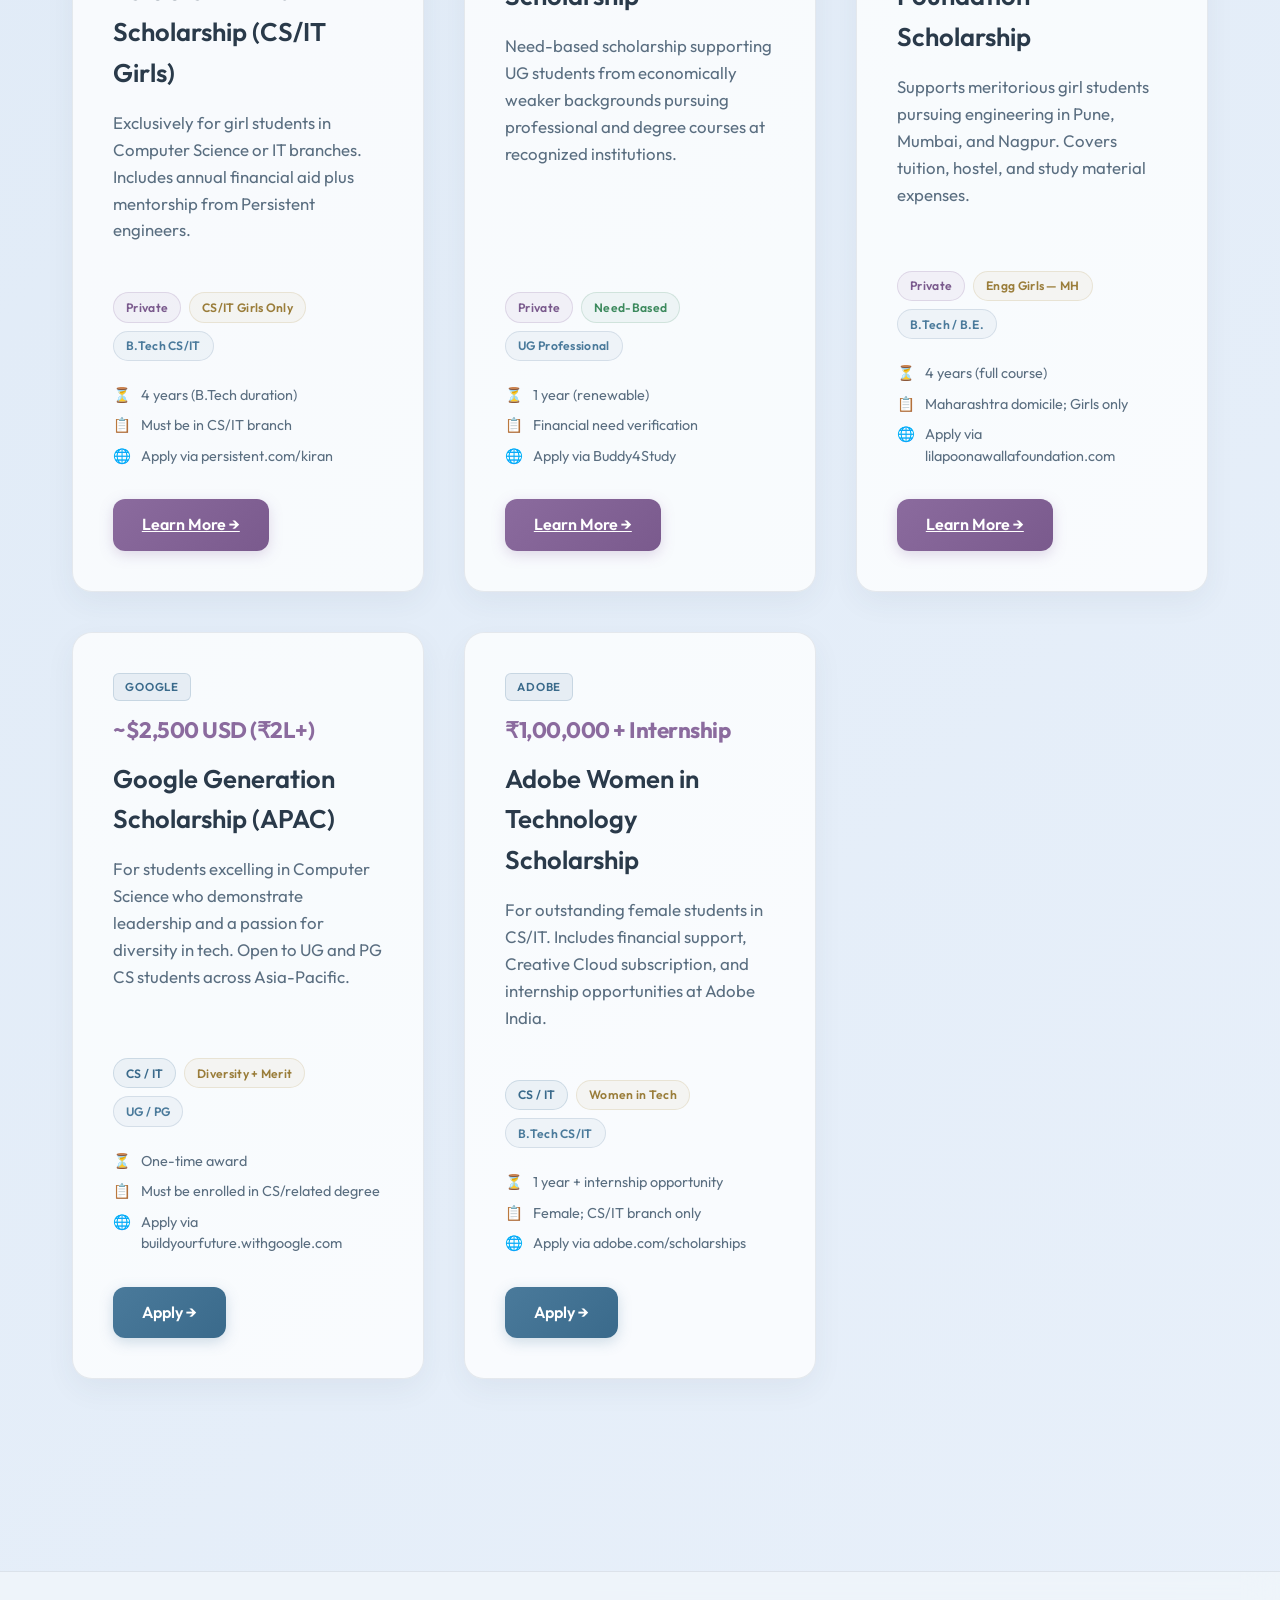
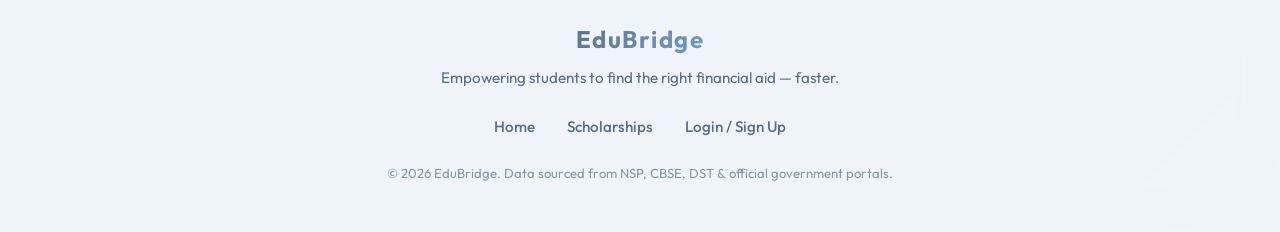
<file: scholarships.html>
<!DOCTYPE html>
<html lang="en">

<head>
    <meta charset="UTF-8">
    <meta name="viewport" content="width=device-width, initial-scale=1.0">
    <title>EduBridge - Scholarships</title>
    <meta name="description"
        content="Explore a comprehensive list of government and private scholarships in India. Filter by eligibility, income, and class level to find the perfect scholarship for you.">
    <link href="https://fonts.googleapis.com/css2?family=Outfit:wght@300;400;500;600;700&display=swap" rel="stylesheet">
    <link rel="stylesheet" href="styles.css">
</head>

<body>
    <nav class="navbar" id="scholarships-nav">
        <div class="logo">EduBridge</div>
        <button class="hamburger" id="hamburger" aria-label="Toggle Navigation">
            <span class="bar"></span>
            <span class="bar"></span>
            <span class="bar"></span>
        </button>
        <ul class="nav-links" id="nav-links">
            <li><a href="index.html" id="nav-home">Home</a></li>
            <li><a href="scholarships.html" class="active" id="nav-scholarships">Scholarships</a></li>
            <li><button class="theme-btn" id="theme-toggle" aria-label="Toggle Theme">🌙</button></li>
            <li><a href="auth.html" id="nav-profile" class="profile-icon" aria-label="Authentication">👤</a></li>
        </ul>
    </nav>

    <main class="container">
        <div class="page-header fade-in" id="scholarships-header">
            <h1>Available Scholarships</h1>
            <p>Explore real government scholarship opportunities in India. Use the filters below to find the ones you qualify for.</p>
        </div>

        <!-- ── ELIGIBILITY FILTER PANEL ── -->
        <section class="filter-panel slide-up" id="filter-panel" aria-label="Filter Scholarships">
            <div class="filter-header">
                <span class="filter-icon">🎯</span>
                <h2>Check Your Eligibility</h2>
                <p>Answer a few quick questions to see which scholarships match you.</p>
            </div>
            <div class="filter-grid filter-grid-6">
                <!-- Annual Family Income -->
                <div class="filter-group">
                    <label class="filter-label" for="filter-income">
                        <span class="filter-label-icon">💰</span> Annual Family Income
                    </label>
                    <select id="filter-income" class="filter-select">
                        <option value="">— Select Income —</option>
                        <option value="below-150000">Below ₹1,50,000</option>
                        <option value="150000-250000">₹1,50,000 – ₹2,50,000</option>
                        <option value="250000-350000">₹2,50,000 – ₹3,50,000</option>
                        <option value="350000-450000">₹3,50,000 – ₹4,50,000</option>
                        <option value="above-450000">Above ₹4,50,000</option>
                    </select>
                </div>

                <!-- Study Level -->
                <div class="filter-group">
                    <label class="filter-label" for="filter-class">
                        <span class="filter-label-icon">📚</span> Study Level
                    </label>
                    <select id="filter-class" class="filter-select">
                        <option value="">— Select Level —</option>
                        <option value="pre-matric">Class I – VIII (Pre-Matric)</option>
                        <option value="class9-12">Class IX – XII</option>
                        <option value="ug">Undergraduate (UG)</option>
                        <option value="pg">Postgraduate (PG)</option>
                        <option value="phd">M.Phil. / Ph.D.</option>
                        <option value="science">Natural / Basic Sciences</option>
                    </select>
                </div>

                <!-- Caste Category -->
                <div class="filter-group">
                    <label class="filter-label" for="filter-caste">
                        <span class="filter-label-icon">🏷️</span> Caste Category
                    </label>
                    <select id="filter-caste" class="filter-select">
                        <option value="">— Select Category —</option>
                        <option value="sc">Scheduled Caste (SC)</option>
                        <option value="st">Scheduled Tribe (ST)</option>
                        <option value="obc">OBC</option>
                        <option value="ebc-dnt">EBC / DNT</option>
                        <option value="general">General / Open</option>
                        <option value="any">Any / All</option>
                    </select>
                </div>

                <!-- Gender -->
                <div class="filter-group">
                    <label class="filter-label" for="filter-gender">
                        <span class="filter-label-icon">👤</span> Gender
                    </label>
                    <select id="filter-gender" class="filter-select">
                        <option value="">— Any Gender —</option>
                        <option value="any">Any</option>
                        <option value="girl">Girl / Woman</option>
                        <option value="boy">Boy / Man</option>
                    </select>
                </div>

                <!-- Course Type -->
                <div class="filter-group">
                    <label class="filter-label" for="filter-course">
                        <span class="filter-label-icon">🎓</span> Course Type
                    </label>
                    <select id="filter-course" class="filter-select">
                        <option value="">— Any Course —</option>
                        <option value="pre-matric">Pre-Matric</option>
                        <option value="post-matric">Post-Matric</option>
                        <option value="professional">Professional (Engg/Medical)</option>
                        <option value="research">Research (M.Phil./Ph.D.)</option>
                        <option value="overseas">Overseas / Foreign</option>
                        <option value="science">Basic Sciences</option>
                    </select>
                </div>

                <!-- Marks / Percentile -->
                <div class="filter-group">
                    <label class="filter-label" for="filter-percentile">
                        <span class="filter-label-icon">📊</span> Marks / Percentile
                    </label>
                    <select id="filter-percentile" class="filter-select">
                        <option value="">— Select Marks —</option>
                        <option value="above80">Above 80th Percentile</option>
                        <option value="55-80">55% – 80th Percentile</option>
                        <option value="below55">Below 55%</option>
                    </select>
                </div>
            </div>

            <div class="filter-actions">
                <button class="btn btn-gov filter-btn" id="btn-apply-filter" onclick="applyFilters()">
                    ✨ Find Matching Scholarships
                </button>
                <button class="btn btn-reset" id="btn-reset-filter" onclick="resetFilters()">
                    ↺ Reset All Filters
                </button>
            </div>

            <div class="filter-result-info" id="filter-result-info" style="display:none;">
                <span id="filter-result-count"></span>
            </div>
        </section>

        <!-- ── GOVERNMENT SCHOLARSHIPS ── -->
        <section class="scholarships-section slide-up" id="gov-scholarships">
            <h2 class="section-title">Government Scholarships</h2>
            <div class="card-grid" id="gov-grid">

                <!-- 1. Central Sector Scheme (CSSS) -->
                <div class="scholarship-card gov-card"
                    data-income="below-450000"
                    data-class="ug pg"
                    data-caste="any" data-gender="any"
                    data-course="post-matric professional"
                    data-percentile="above80"
                    id="card-css">
                    <div class="card-badge badge-gov">Central Govt.</div>
                    <div class="card-amount">₹10,000–₹20,000 / year</div>
                    <h3>Central Sector Scheme of Scholarship (CSSS)</h3>
                    <p>For meritorious students above 80th percentile in Class XII, pursuing degree or professional courses like B.Tech, MBBS, B.Sc., etc. Income limit up to ₹8 LPA.</p>
                    <div class="card-tags">
                        <span class="tag tag-income">Income ≤ ₹8L</span>
                        <span class="tag tag-merit">80th+ Percentile</span>
                        <span class="tag tag-class">UG / PG</span>
                    </div>
                    <div class="card-details">
                        <div class="detail-row"><span class="detail-icon">⏳</span><span>Up to 5 years (renewable)</span></div>
                        <div class="detail-row"><span class="detail-icon">📋</span><span>Maintain 50%+ marks &amp; 75% attendance</span></div>
                        <div class="detail-row"><span class="detail-icon">🌐</span><span>Apply via NSP (Jun–Sep)</span></div>
                    </div>
                    <a class="btn btn-gov" id="btn-gov-css" href="meritbased.html#css" target="_blank">Learn More →</a>
                </div>

                <!-- 2. NMMSS -->
                <div class="scholarship-card gov-card"
                    data-income="below-350000"
                    data-class="class9-12"
                    data-caste="any" data-gender="any"
                    data-course="post-matric"
                    data-percentile="55-80"
                    id="card-nmmss">
                    <div class="card-badge badge-gov">Central Govt.</div>
                    <div class="card-amount">₹12,000 / year</div>
                    <h3>National Means-cum-Merit Scholarship (NMMSS)</h3>
                    <p>Supports meritorious students from economically weaker sections in Government or Government-aided schools, from Class IX to XII.</p>
                    <div class="card-tags">
                        <span class="tag tag-income">Income ≤ ₹3.5L</span>
                        <span class="tag tag-merit">55%+ in Class VII</span>
                        <span class="tag tag-class">Class IX–XII</span>
                    </div>
                    <div class="card-details">
                        <div class="detail-row"><span class="detail-icon">⏳</span><span>4 years (Class IX to XII)</span></div>
                        <div class="detail-row"><span class="detail-icon">📋</span><span>State-level MAT + SAT examination</span></div>
                        <div class="detail-row"><span class="detail-icon">🌐</span><span>Apply via National Scholarship Portal</span></div>
                    </div>
                    <a class="btn btn-gov" id="btn-gov-nmmss" href="meritbased.html#nmmss" target="_blank">Learn More →</a>
                </div>

                <!-- 3. INSPIRE SHE -->
                <div class="scholarship-card gov-card"
                    data-income="any"
                    data-class="science"
                    data-caste="any" data-gender="any"
                    data-course="science"
                    data-percentile="above80"
                    id="card-inspire">
                    <div class="card-badge badge-gov">DST / Govt. of India</div>
                    <div class="card-amount">₹80,000 / year</div>
                    <h3>INSPIRE Scholarship for Higher Education (SHE)</h3>
                    <p>Attracts talented students to undertake higher education in natural and basic sciences at UG and PG levels.</p>
                    <div class="card-tags">
                        <span class="tag tag-income">No Income Limit</span>
                        <span class="tag tag-merit">Top 1% / Board Topper</span>
                        <span class="tag tag-class">Science UG/PG</span>
                    </div>
                    <div class="card-details">
                        <div class="detail-row"><span class="detail-icon">⏳</span><span>5 years (renewable)</span></div>
                        <div class="detail-row"><span class="detail-icon">📋</span><span>Must be in natural/basic sciences stream</span></div>
                        <div class="detail-row"><span class="detail-icon">🌐</span><span>Apply via DST INSPIRE portal</span></div>
                    </div>
                    <a class="btn btn-gov" id="btn-gov-inspire" href="meritbased.html#inspire" target="_blank">Learn More →</a>
                </div>

                <!-- 4. CBSE Single Girl Child -->
                <div class="scholarship-card gov-card"
                    data-income="any"
                    data-class="class9-12"
                    data-caste="any" data-gender="girl"
                    data-course="post-matric"
                    data-percentile="55-80"
                    id="card-cbse">
                    <div class="card-badge badge-gov">CBSE</div>
                    <div class="card-amount">₹500 / month</div>
                    <h3>CBSE Merit Scholarship – Single Girl Child</h3>
                    <p>Awarded to meritorious single girl children of their parents, studying in CBSE-affiliated schools in Class XI and XII.</p>
                    <div class="card-tags">
                        <span class="tag tag-income">CBSE School</span>
                        <span class="tag tag-merit">Single Girl Child</span>
                        <span class="tag tag-class">Class XI–XII</span>
                    </div>
                    <div class="card-details">
                        <div class="detail-row"><span class="detail-icon">⏳</span><span>2 years (Class XI &amp; XII)</span></div>
                        <div class="detail-row"><span class="detail-icon">📋</span><span>Must be enrolled in a CBSE school</span></div>
                        <div class="detail-row"><span class="detail-icon">🌐</span><span>Apply via CBSE official website</span></div>
                    </div>
                    <a class="btn btn-gov" id="btn-gov-cbse" href="meritbased.html#cbse" target="_blank">Learn More →</a>
                </div>

                <!-- 5. Swami Vivekananda (SVMCM) -->
                <div class="scholarship-card gov-card"
                    data-income="below-450000"
                    data-class="class9-12 ug pg"
                    data-caste="any" data-gender="any"
                    data-course="post-matric professional"
                    data-percentile="55-80"
                    id="card-svmcm">
                    <div class="card-badge badge-state">West Bengal Govt.</div>
                    <div class="card-amount">₹1,000–₹8,000 / month</div>
                    <h3>Swami Vivekananda Merit Cum Means Scholarship (SVMCM)</h3>
                    <p>West Bengal government scholarship for meritorious students from economically weaker families ranging from Class IX to PG level.</p>
                    <div class="card-tags">
                        <span class="tag tag-income">Income ≤ ₹2.5L (WB)</span>
                        <span class="tag tag-merit">60%+ Marks</span>
                        <span class="tag tag-class">IX–XII, UG, PG</span>
                    </div>
                    <div class="card-details">
                        <div class="detail-row"><span class="detail-icon">⏳</span><span>Annual renewal based on performance</span></div>
                        <div class="detail-row"><span class="detail-icon">📋</span><span>Residents of West Bengal only</span></div>
                        <div class="detail-row"><span class="detail-icon">🌐</span><span>Apply via svmcm.wbhed.gov.in</span></div>
                    </div>
                    <a class="btn btn-gov" id="btn-gov-svmcm" href="meritbased.html#svmcm" target="_blank">Learn More →</a>
                </div>

                <!-- 6. AICTE Pragati (Girls in Engineering) -->
                <div class="scholarship-card gov-card"
                    data-income="below-450000" data-class="ug"
                    data-caste="any" data-gender="girl"
                    data-course="professional" data-percentile="any"
                    id="card-pragati">
                    <div class="card-badge badge-gov">AICTE</div>
                    <div class="card-amount">₹50,000 / year</div>
                    <h3>AICTE Pragati Scholarship (Girls)</h3>
                    <p>For girl students admitted to degree or diploma programmes in AICTE-approved institutions. Max 2 girls per family. Covers tuition fee + incidentals.</p>
                    <div class="card-tags">
                        <span class="tag tag-income">Income ≤ ₹8L</span>
                        <span class="tag tag-merit">Girls Only</span>
                        <span class="tag tag-class">B.Tech / Diploma</span>
                    </div>
                    <div class="card-details">
                        <div class="detail-row"><span class="detail-icon">⏳</span><span>Duration of course (renewable)</span></div>
                        <div class="detail-row"><span class="detail-icon">📋</span><span>AICTE-approved institution required</span></div>
                        <div class="detail-row"><span class="detail-icon">🌐</span><span>Apply via NSP (Jun–Sep)</span></div>
                    </div>
                    <a class="btn btn-gov" id="btn-gov-pragati" href="https://scholarships.gov.in" target="_blank">Apply on NSP →</a>
                </div>

                <!-- 7. AICTE Saksham (Differently-Abled) -->
                <div class="scholarship-card gov-card"
                    data-income="below-450000" data-class="ug"
                    data-caste="any" data-gender="any"
                    data-course="professional" data-percentile="any"
                    id="card-saksham">
                    <div class="card-badge badge-gov">AICTE</div>
                    <div class="card-amount">₹50,000 / year</div>
                    <h3>AICTE Saksham Scholarship (PwD)</h3>
                    <p>For differently-abled students (40%+ disability) pursuing degree or diploma programmes in AICTE-approved technical institutions across India.</p>
                    <div class="card-tags">
                        <span class="tag tag-income">Income ≤ ₹8L</span>
                        <span class="tag tag-merit">40%+ Disability</span>
                        <span class="tag tag-class">B.Tech / Diploma</span>
                    </div>
                    <div class="card-details">
                        <div class="detail-row"><span class="detail-icon">⏳</span><span>Duration of course</span></div>
                        <div class="detail-row"><span class="detail-icon">📋</span><span>Disability certificate required</span></div>
                        <div class="detail-row"><span class="detail-icon">🌐</span><span>Apply via NSP</span></div>
                    </div>
                    <a class="btn btn-gov" id="btn-gov-saksham" href="https://scholarships.gov.in" target="_blank">Apply on NSP →</a>
                </div>

                <!-- 8. Merit-cum-Means for Minorities (MOMA) -->
                <div class="scholarship-card gov-card"
                    data-income="below-250000" data-class="ug pg"
                    data-caste="any" data-gender="any"
                    data-course="post-matric professional" data-percentile="55-80"
                    id="card-moma">
                    <div class="card-badge badge-gov">Min. of Minority Affairs</div>
                    <div class="card-amount">Up to ₹20,000 + Maintenance</div>
                    <h3>Merit-cum-Means Scholarship for Minorities</h3>
                    <p>For students from notified minority communities (Muslim, Christian, Sikh, Buddhist, Jain, Parsi) pursuing professional and technical courses like Engineering and Medical.</p>
                    <div class="card-tags">
                        <span class="tag tag-income">Income ≤ ₹2.5L</span>
                        <span class="tag tag-merit">50%+ in last exam</span>
                        <span class="tag tag-class">UG / PG Professional</span>
                    </div>
                    <div class="card-details">
                        <div class="detail-row"><span class="detail-icon">⏳</span><span>Duration of course</span></div>
                        <div class="detail-row"><span class="detail-icon">📋</span><span>Minority community certificate needed</span></div>
                        <div class="detail-row"><span class="detail-icon">🌐</span><span>Apply via NSP</span></div>
                    </div>
                    <a class="btn btn-gov" id="btn-gov-moma" href="https://scholarships.gov.in" target="_blank">Apply on NSP →</a>
                </div>

            </div>
            <!-- No results message -->
            <div class="no-results" id="no-results-gov" style="display:none;">
                <span class="no-results-icon">🔍</span>
                <p>No government scholarships match your current filters.</p>
                <button class="btn btn-reset" onclick="resetFilters()">Reset Filters</button>
            </div>
        </section>

        <!-- ── CASTE-BASED SCHOLARSHIPS ── -->
        <section class="scholarships-section slide-up delay-1" id="caste-scholarships">
            <h2 class="section-title section-title-caste">SC / ST / OBC Scholarships</h2>
            <div class="card-grid" id="caste-grid">

                <!-- 1. Post-Matric SC -->
                <div class="scholarship-card caste-card sc-card"
                    data-income="below-250000" data-class="class9-12 ug pg"
                    data-caste="sc" data-gender="any"
                    data-course="post-matric" data-percentile="any" id="card-pm-sc">
                    <div class="card-badge badge-sc">Scheduled Caste</div>
                    <div class="card-amount caste-amount">Tuition + Maintenance</div>
                    <h3>Post-Matric Scholarship for SC Students</h3>
                    <p>Covers tuition and maintenance fees for SC students pursuing studies beyond matriculation (Class XI onwards) in government and private institutions.</p>
                    <div class="card-tags">
                        <span class="tag tag-caste-sc">SC</span>
                        <span class="tag tag-income">Income ≤ ₹2.5L</span>
                        <span class="tag tag-class">Class XI – PG</span>
                    </div>
                    <div class="card-details">
                        <div class="detail-row"><span class="detail-icon">⏳</span><span>Annual renewal</span></div>
                        <div class="detail-row"><span class="detail-icon">📋</span><span>Ministry of Social Justice &amp; Empowerment</span></div>
                        <div class="detail-row"><span class="detail-icon">🌐</span><span>Apply via NSP (scholarships.gov.in)</span></div>
                    </div>
                    <a class="btn btn-caste" id="btn-pm-sc" href="https://scholarships.gov.in" target="_blank">Apply on NSP →</a>
                </div>

                <!-- 2. National Fellowship SC -->
                <div class="scholarship-card caste-card sc-card"
                    data-income="any" data-class="phd"
                    data-caste="sc" data-gender="any"
                    data-course="research" data-percentile="any" id="card-nfsc">
                    <div class="card-badge badge-sc">Scheduled Caste</div>
                    <div class="card-amount caste-amount">JRF + SRF Rates</div>
                    <h3>National Fellowship for SC Students (NFSC)</h3>
                    <p>Provides 2,000 fellowships annually to SC students for M.Phil./Ph.D. in universities and research institutions across India.</p>
                    <div class="card-tags">
                        <span class="tag tag-caste-sc">SC</span>
                        <span class="tag tag-class">M.Phil. / Ph.D.</span>
                        <span class="tag tag-merit">2,000 Slots/yr</span>
                    </div>
                    <div class="card-details">
                        <div class="detail-row"><span class="detail-icon">⏳</span><span>Up to 5 years</span></div>
                        <div class="detail-row"><span class="detail-icon">📋</span><span>UGC-recognized universities only</span></div>
                        <div class="detail-row"><span class="detail-icon">🌐</span><span>Apply via UGC / NSP portal</span></div>
                    </div>
                    <a class="btn btn-caste" id="btn-nfsc" href="https://scholarships.gov.in" target="_blank">Apply on NSP →</a>
                </div>

                <!-- 3. Top Class Education SC -->
                <div class="scholarship-card caste-card sc-card"
                    data-income="below-450000" data-class="ug pg"
                    data-caste="sc" data-gender="any"
                    data-course="professional" data-percentile="above80" id="card-topclass-sc">
                    <div class="card-badge badge-sc">Scheduled Caste</div>
                    <div class="card-amount caste-amount">Full Expenses Covered</div>
                    <h3>Top Class Education for SC Students</h3>
                    <p>Covers full tuition, accommodation, and other expenses for SC students admitted to premier institutions like IITs, IIMs, NLUs, and AIIMS.</p>
                    <div class="card-tags">
                        <span class="tag tag-caste-sc">SC</span>
                        <span class="tag tag-income">Income ≤ ₹4.5L</span>
                        <span class="tag tag-merit">Premier Institutes</span>
                    </div>
                    <div class="card-details">
                        <div class="detail-row"><span class="detail-icon">⏳</span><span>Duration of course</span></div>
                        <div class="detail-row"><span class="detail-icon">📋</span><span>Only for listed premier institutes</span></div>
                        <div class="detail-row"><span class="detail-icon">🌐</span><span>Apply via NSP</span></div>
                    </div>
                    <a class="btn btn-caste" id="btn-topclass-sc" href="https://scholarships.gov.in" target="_blank">Apply on NSP →</a>
                </div>

                <!-- 4. National Overseas Scholarship SC -->
                <div class="scholarship-card caste-card sc-card"
                    data-income="below-450000" data-class="pg phd"
                    data-caste="sc" data-gender="any"
                    data-course="overseas" data-percentile="above80" id="card-nos-sc">
                    <div class="card-badge badge-sc">Scheduled Caste</div>
                    <div class="card-amount caste-amount">Full Funding Abroad</div>
                    <h3>National Overseas Scholarship (NOS) for SC</h3>
                    <p>Financial assistance to SC students for Master's or Ph.D. at universities abroad — covering tuition, living costs, and airfare. 30 slots per year.</p>
                    <div class="card-tags">
                        <span class="tag tag-caste-sc">SC</span>
                        <span class="tag tag-income">Income ≤ ₹8L</span>
                        <span class="tag tag-class">Master's / Ph.D. Abroad</span>
                    </div>
                    <div class="card-details">
                        <div class="detail-row"><span class="detail-icon">⏳</span><span>Duration of foreign programme</span></div>
                        <div class="detail-row"><span class="detail-icon">📋</span><span>Age ≤ 35 yrs; 30 slots/yr</span></div>
                        <div class="detail-row"><span class="detail-icon">🌐</span><span>Apply via nosmsje.gov.in</span></div>
                    </div>
                    <a class="btn btn-caste" id="btn-nos-sc" href="https://nosmsje.gov.in" target="_blank">Apply →</a>
                </div>

                <!-- 5. Post-Matric OBC -->
                <div class="scholarship-card caste-card obc-card"
                    data-income="below-150000" data-class="class9-12 ug pg"
                    data-caste="obc" data-gender="any"
                    data-course="post-matric" data-percentile="any" id="card-pm-obc">
                    <div class="card-badge badge-obc">OBC</div>
                    <div class="card-amount caste-amount">Tuition + Maintenance</div>
                    <h3>Post-Matric Scholarship for OBC Students</h3>
                    <p>Aids OBC students continuing education from Class XI onwards. Covers tuition fees and maintenance allowance in government and recognized institutions.</p>
                    <div class="card-tags">
                        <span class="tag tag-caste-obc">OBC</span>
                        <span class="tag tag-income">Income ≤ ₹1.5L</span>
                        <span class="tag tag-class">Class XI – PG</span>
                    </div>
                    <div class="card-details">
                        <div class="detail-row"><span class="detail-icon">⏳</span><span>Annual renewal</span></div>
                        <div class="detail-row"><span class="detail-icon">📋</span><span>State-wise income limits may vary</span></div>
                        <div class="detail-row"><span class="detail-icon">🌐</span><span>Apply via NSP</span></div>
                    </div>
                    <a class="btn btn-caste-obc" id="btn-pm-obc" href="https://scholarships.gov.in" target="_blank">Apply on NSP →</a>
                </div>

                <!-- 6. National Fellowship OBC -->
                <div class="scholarship-card caste-card obc-card"
                    data-income="any" data-class="phd"
                    data-caste="obc" data-gender="any"
                    data-course="research" data-percentile="any" id="card-nfobc">
                    <div class="card-badge badge-obc">OBC</div>
                    <div class="card-amount caste-amount">JRF / SRF Rates</div>
                    <h3>National Fellowship for OBC Students (NFOBC)</h3>
                    <p>Provides financial assistance to OBC students pursuing M.Phil. and Ph.D. in universities and research institutions recognized by UGC.</p>
                    <div class="card-tags">
                        <span class="tag tag-caste-obc">OBC</span>
                        <span class="tag tag-class">M.Phil. / Ph.D.</span>
                        <span class="tag tag-merit">Research Only</span>
                    </div>
                    <div class="card-details">
                        <div class="detail-row"><span class="detail-icon">⏳</span><span>Up to 5 years</span></div>
                        <div class="detail-row"><span class="detail-icon">📋</span><span>UGC affiliated institutions only</span></div>
                        <div class="detail-row"><span class="detail-icon">🌐</span><span>Apply via UGC / NSP</span></div>
                    </div>
                    <a class="btn btn-caste-obc" id="btn-nfobc" href="https://scholarships.gov.in" target="_blank">Apply on NSP →</a>
                </div>

                <!-- 7. Dr. Ambedkar Interest Subsidy -->
                <div class="scholarship-card caste-card obc-card"
                    data-income="below-450000" data-class="pg phd"
                    data-caste="obc ebc-dnt" data-gender="any"
                    data-course="overseas" data-percentile="any" id="card-ambedkar-subsidy">
                    <div class="card-badge badge-obc">OBC / EBC</div>
                    <div class="card-amount caste-amount">Interest Subsidy</div>
                    <h3>Dr. Ambedkar Scheme – Interest Subsidy (Overseas)</h3>
                    <p>Full interest subsidy on educational loans taken for overseas Master's/Ph.D. studies by OBC and EBC students during the moratorium period.</p>
                    <div class="card-tags">
                        <span class="tag tag-caste-obc">OBC / EBC</span>
                        <span class="tag tag-income">Income ≤ ₹8L</span>
                        <span class="tag tag-class">Overseas PG / Ph.D.</span>
                    </div>
                    <div class="card-details">
                        <div class="detail-row"><span class="detail-icon">⏳</span><span>Moratorium + 1 yr after course</span></div>
                        <div class="detail-row"><span class="detail-icon">📋</span><span>Loan from a scheduled bank required</span></div>
                        <div class="detail-row"><span class="detail-icon">🌐</span><span>Apply via NSP / Ministry SJE</span></div>
                    </div>
                    <a class="btn btn-caste-obc" id="btn-ambedkar-subsidy" href="https://scholarships.gov.in" target="_blank">Apply on NSP →</a>
                </div>

                <!-- 8. Pre & Post-Matric ST -->
                <div class="scholarship-card caste-card st-card"
                    data-income="below-250000" data-class="pre-matric class9-12 ug"
                    data-caste="st" data-gender="any"
                    data-course="pre-matric post-matric" data-percentile="any" id="card-st-matric">
                    <div class="card-badge badge-st">Scheduled Tribe</div>
                    <div class="card-amount caste-amount">₹150 – ₹1,200 / month</div>
                    <h3>Pre &amp; Post-Matric Scholarships for ST Students</h3>
                    <p>Managed by the Ministry of Tribal Affairs — supports ST students from Class I through graduation with maintenance allowance and tuition fees.</p>
                    <div class="card-tags">
                        <span class="tag tag-caste-st">ST</span>
                        <span class="tag tag-income">Income ≤ ₹2.5L</span>
                        <span class="tag tag-class">Class I – UG</span>
                    </div>
                    <div class="card-details">
                        <div class="detail-row"><span class="detail-icon">⏳</span><span>Annual renewal</span></div>
                        <div class="detail-row"><span class="detail-icon">📋</span><span>Ministry of Tribal Affairs scheme</span></div>
                        <div class="detail-row"><span class="detail-icon">🌐</span><span>Apply via NSP / state tribal portals</span></div>
                    </div>
                    <a class="btn btn-caste-st" id="btn-st-matric" href="https://scholarships.gov.in" target="_blank">Apply on NSP →</a>
                </div>

                <!-- 9. National Fellowship ST -->
                <div class="scholarship-card caste-card st-card"
                    data-income="any" data-class="phd"
                    data-caste="st" data-gender="any"
                    data-course="research" data-percentile="any" id="card-nfst">
                    <div class="card-badge badge-st">Scheduled Tribe</div>
                    <div class="card-amount caste-amount">JRF / SRF Rates</div>
                    <h3>National Fellowship for Higher Education of ST Students</h3>
                    <p>665 fellowships per year for ST students pursuing M.Phil./Ph.D. — plus separate scholarships for UG/PG at premier institutions under the Ministry of Tribal Affairs.</p>
                    <div class="card-tags">
                        <span class="tag tag-caste-st">ST</span>
                        <span class="tag tag-class">M.Phil. / Ph.D.</span>
                        <span class="tag tag-merit">665 Slots/yr</span>
                    </div>
                    <div class="card-details">
                        <div class="detail-row"><span class="detail-icon">⏳</span><span>Up to 5 years</span></div>
                        <div class="detail-row"><span class="detail-icon">📋</span><span>UGC-recognized institutes</span></div>
                        <div class="detail-row"><span class="detail-icon">🌐</span><span>Apply via NSP / UGC</span></div>
                    </div>
                    <a class="btn btn-caste-st" id="btn-nfst" href="https://scholarships.gov.in" target="_blank">Apply on NSP →</a>
                </div>

                <!-- 10. Savitribai Phule Maharashtra -->
                <div class="scholarship-card caste-card sc-card"
                    data-income="below-250000" data-class="pre-matric class9-12"
                    data-caste="sc" data-gender="girl"
                    data-course="pre-matric" data-percentile="any" id="card-savitribai">
                    <div class="card-badge badge-state">Maharashtra Govt.</div>
                    <div class="card-amount caste-amount">₹60 – ₹100 / month</div>
                    <h3>Savitribai Phule Pre-Matric Scholarship (Girls, SC)</h3>
                    <p>Maharashtra scholarship for SC/Neo-Buddhist girl students studying from Class I to X — encourages girl education and reduces dropout rates.</p>
                    <div class="card-tags">
                        <span class="tag tag-caste-sc">SC / Neo-Buddhist</span>
                        <span class="tag tag-income">Income ≤ ₹2L</span>
                        <span class="tag tag-class">Class I – X</span>
                    </div>
                    <div class="card-details">
                        <div class="detail-row"><span class="detail-icon">⏳</span><span>Annual renewal</span></div>
                        <div class="detail-row"><span class="detail-icon">📋</span><span>Maharashtra residents; Girls only</span></div>
                        <div class="detail-row"><span class="detail-icon">🌐</span><span>Apply via mahadbt.maharashtra.gov.in</span></div>
                    </div>
                    <a class="btn btn-caste" id="btn-savitribai" href="https://mahadbt.maharashtra.gov.in" target="_blank">Apply →</a>
                </div>

                <!-- 11. Haryana Dr. Ambedkar Medhavi -->
                <div class="scholarship-card caste-card sc-card"
                    data-income="below-450000" data-class="class9-12 ug pg"
                    data-caste="sc" data-gender="any"
                    data-course="post-matric" data-percentile="above80" id="card-haryana-ambedkar">
                    <div class="card-badge badge-state">Haryana Govt.</div>
                    <div class="card-amount caste-amount">₹8,000 – ₹12,000 / yr</div>
                    <h3>Dr. Ambedkar Medhavi Chhattar Sansodhit Yojana</h3>
                    <p>Haryana's merit-cum-means scholarship for SC/BC students who secured top marks in board or university examinations, supporting them through higher education.</p>
                    <div class="card-tags">
                        <span class="tag tag-caste-sc">SC / BC</span>
                        <span class="tag tag-income">Income ≤ ₹4L</span>
                        <span class="tag tag-merit">Top Scorer</span>
                    </div>
                    <div class="card-details">
                        <div class="detail-row"><span class="detail-icon">⏳</span><span>Annual</span></div>
                        <div class="detail-row"><span class="detail-icon">📋</span><span>Haryana domicile required</span></div>
                        <div class="detail-row"><span class="detail-icon">🌐</span><span>Apply via haryanascbc.gov.in</span></div>
                    </div>
                    <a class="btn btn-caste" id="btn-haryana-ambedkar" href="https://haryanascbc.gov.in" target="_blank">Apply →</a>
                </div>

                <!-- 12. Telangana Ambedkar Overseas -->
                <div class="scholarship-card caste-card sc-card"
                    data-income="below-450000" data-class="pg phd"
                    data-caste="sc st obc" data-gender="any"
                    data-course="overseas" data-percentile="above80" id="card-telangana-overseas">
                    <div class="card-badge badge-state">Telangana Govt.</div>
                    <div class="card-amount caste-amount">Up to ₹20 Lakh</div>
                    <h3>Ambedkar Overseas Vidya Nidhi (Telangana)</h3>
                    <p>Telangana state scheme for SC, ST, BC, and minority students pursuing Master's and Ph.D. programmes at universities abroad — covers tuition + living expenses.</p>
                    <div class="card-tags">
                        <span class="tag tag-caste-sc">SC / ST / OBC</span>
                        <span class="tag tag-income">Income ≤ ₹5L</span>
                        <span class="tag tag-class">Overseas PG / Ph.D.</span>
                    </div>
                    <div class="card-details">
                        <div class="detail-row"><span class="detail-icon">⏳</span><span>Duration of foreign course</span></div>
                        <div class="detail-row"><span class="detail-icon">📋</span><span>Telangana domicile required</span></div>
                        <div class="detail-row"><span class="detail-icon">🌐</span><span>Apply via telanganaepass.cgg.gov.in</span></div>
                    </div>
                    <a class="btn btn-caste" id="btn-telangana-overseas" href="https://telanganaepass.cgg.gov.in" target="_blank">Apply →</a>
                </div>

            </div>
            <div class="no-results" id="no-results-caste" style="display:none;">
                <span class="no-results-icon">🔍</span>
                <p>No caste-based scholarships match your current filters.</p>
                <button class="btn btn-reset" onclick="resetFilters()">Reset Filters</button>
            </div>
        </section>

        <!-- ── PRIVATE SCHOLARSHIPS ── -->
        <section class="scholarships-section slide-up delay-1" id="private-scholarships">
            <h2 class="section-title">Private &amp; Corporate Scholarships</h2>
            <div class="card-grid" id="private-grid">


                <div class="scholarship-card private-card"
                    data-income="any"
                    data-class="ug pg"
                    data-caste="any" data-gender="any"
                    data-course="professional post-matric"
                    data-percentile="any"
                    id="card-tata">
                    <div class="card-badge badge-private">Tata Trust</div>
                    <div class="card-amount">Up to ₹50,000 / year</div>
                    <h3>Tata Trust Scholarship</h3>
                    <p>Supports underprivileged students from diverse backgrounds to pursue undergraduate and professional courses at top Indian institutions.</p>
                    <div class="card-tags">
                        <span class="tag tag-private">Private</span>
                        <span class="tag tag-class">UG / PG</span>
                        <span class="tag tag-income">Need-Based</span>
                    </div>
                    <div class="card-details">
                        <div class="detail-row"><span class="detail-icon">⏳</span><span>Duration of the course</span></div>
                        <div class="detail-row"><span class="detail-icon">📋</span><span>Verified financial need required</span></div>
                        <div class="detail-row"><span class="detail-icon">🌐</span><span>Apply via Buddy4Study</span></div>
                    </div>
                    <a class="btn btn-private" id="btn-private-tata" href="https://www.buddy4study.com/scholarship/tata-scholarships" target="_blank">Learn More →</a>
                </div>

                <div class="scholarship-card private-card"
                    data-income="any"
                    data-class="ug"
                    data-caste="any" data-gender="any"
                    data-course="professional"
                    data-percentile="above80"
                    id="card-reliance">
                    <div class="card-badge badge-private">Reliance Foundation</div>
                    <div class="card-amount">Up to ₹2,00,000 / year</div>
                    <h3>Reliance Foundation Undergraduate Scholarship</h3>
                    <p>Targets bright students from economically challenged backgrounds pursuing UG degrees in STEM or Humanities at top colleges.</p>
                    <div class="card-tags">
                        <span class="tag tag-private">Private</span>
                        <span class="tag tag-class">UG</span>
                        <span class="tag tag-merit">Merit + Need</span>
                    </div>
                    <div class="card-details">
                        <div class="detail-row"><span class="detail-icon">⏳</span><span>1 year (renewable)</span></div>
                        <div class="detail-row"><span class="detail-icon">📋</span><span>Top institutions in India only</span></div>
                        <div class="detail-row"><span class="detail-icon">🌐</span><span>Apply via reliancefoundation.org</span></div>
                    </div>
                    <a class="btn btn-private" id="btn-private-reliance" href="https://scholarships.reliancefoundation.org/" target="_blank">Learn More →</a>
                </div>

                <!-- Infosys STEM Stars -->
                <div class="scholarship-card private-card"
                    data-income="any" data-class="ug"
                    data-caste="any" data-gender="girl"
                    data-course="professional science" data-percentile="above80"
                    id="card-infosys">
                    <div class="card-badge badge-private">Infosys Foundation</div>
                    <div class="card-amount">₹1,00,000 / year</div>
                    <h3>Infosys STEM Stars Scholarship</h3>
                    <p>For meritorious girl students pursuing undergraduate STEM degrees. Focuses on building a diverse talent pipeline in science and engineering fields.</p>
                    <div class="card-tags">
                        <span class="tag tag-private">Private</span>
                        <span class="tag tag-merit">Girls in STEM</span>
                        <span class="tag tag-class">UG (Engg/Science)</span>
                    </div>
                    <div class="card-details">
                        <div class="detail-row"><span class="detail-icon">⏳</span><span>Duration of course</span></div>
                        <div class="detail-row"><span class="detail-icon">📋</span><span>Top-tier institution preferred</span></div>
                        <div class="detail-row"><span class="detail-icon">🌐</span><span>Apply via Infosys Foundation portal</span></div>
                    </div>
                    <a class="btn btn-private" id="btn-private-infosys" href="https://www.infosys.com/infosys-foundation.html" target="_blank">Learn More →</a>
                </div>

                <!-- Persistent Kiran -->
                <div class="scholarship-card private-card"
                    data-income="any" data-class="ug"
                    data-caste="any" data-gender="girl"
                    data-course="professional" data-percentile="55-80"
                    id="card-persistent">
                    <div class="card-badge badge-private">Persistent Systems</div>
                    <div class="card-amount">₹40,000 / year + Mentorship</div>
                    <h3>Persistent "Kiran" Scholarship (CS/IT Girls)</h3>
                    <p>Exclusively for girl students in Computer Science or IT branches. Includes annual financial aid plus mentorship from Persistent engineers.</p>
                    <div class="card-tags">
                        <span class="tag tag-private">Private</span>
                        <span class="tag tag-merit">CS/IT Girls Only</span>
                        <span class="tag tag-class">B.Tech CS/IT</span>
                    </div>
                    <div class="card-details">
                        <div class="detail-row"><span class="detail-icon">⏳</span><span>4 years (B.Tech duration)</span></div>
                        <div class="detail-row"><span class="detail-icon">📋</span><span>Must be in CS/IT branch</span></div>
                        <div class="detail-row"><span class="detail-icon">🌐</span><span>Apply via persistent.com/kiran</span></div>
                    </div>
                    <a class="btn btn-private" id="btn-private-persistent" href="https://www.persistent.com/" target="_blank">Learn More →</a>
                </div>

                <!-- HDFC Badhte Kadam -->
                <div class="scholarship-card private-card"
                    data-income="below-250000" data-class="ug"
                    data-caste="any" data-gender="any"
                    data-course="professional post-matric" data-percentile="55-80"
                    id="card-hdfc">
                    <div class="card-badge badge-private">HDFC Bank</div>
                    <div class="card-amount">Up to ₹1,00,000 / year</div>
                    <h3>HDFC Badhte Kadam Scholarship</h3>
                    <p>Need-based scholarship supporting UG students from economically weaker backgrounds pursuing professional and degree courses at recognized institutions.</p>
                    <div class="card-tags">
                        <span class="tag tag-private">Private</span>
                        <span class="tag tag-income">Need-Based</span>
                        <span class="tag tag-class">UG Professional</span>
                    </div>
                    <div class="card-details">
                        <div class="detail-row"><span class="detail-icon">⏳</span><span>1 year (renewable)</span></div>
                        <div class="detail-row"><span class="detail-icon">📋</span><span>Financial need verification</span></div>
                        <div class="detail-row"><span class="detail-icon">🌐</span><span>Apply via Buddy4Study</span></div>
                    </div>
                    <a class="btn btn-private" id="btn-private-hdfc" href="https://www.buddy4study.com/" target="_blank">Learn More →</a>
                </div>

                <!-- Lila Poonawalla -->
                <div class="scholarship-card private-card"
                    data-income="below-250000" data-class="ug"
                    data-caste="any" data-gender="girl"
                    data-course="professional" data-percentile="55-80"
                    id="card-poonawalla">
                    <div class="card-badge badge-private">LPF Foundation</div>
                    <div class="card-amount">Up to ₹1,00,000 / year</div>
                    <h3>Lila Poonawalla Foundation Scholarship</h3>
                    <p>Supports meritorious girl students pursuing engineering in Pune, Mumbai, and Nagpur. Covers tuition, hostel, and study material expenses.</p>
                    <div class="card-tags">
                        <span class="tag tag-private">Private</span>
                        <span class="tag tag-merit">Engg Girls — MH</span>
                        <span class="tag tag-class">B.Tech / B.E.</span>
                    </div>
                    <div class="card-details">
                        <div class="detail-row"><span class="detail-icon">⏳</span><span>4 years (full course)</span></div>
                        <div class="detail-row"><span class="detail-icon">📋</span><span>Maharashtra domicile; Girls only</span></div>
                        <div class="detail-row"><span class="detail-icon">🌐</span><span>Apply via lilapoonawallafoundation.com</span></div>
                    </div>
                    <a class="btn btn-private" id="btn-private-poonawalla" href="https://www.lilapoonawallafoundation.com/" target="_blank">Learn More →</a>
                </div>

                <!-- Google Generation Scholarship -->
                <div class="scholarship-card private-card cs-card"
                    data-income="any" data-class="ug pg"
                    data-caste="any" data-gender="any"
                    data-course="professional" data-percentile="above80"
                    id="card-google">
                    <div class="card-badge badge-cs">Google</div>
                    <div class="card-amount">~$2,500 USD (₹2L+)</div>
                    <h3>Google Generation Scholarship (APAC)</h3>
                    <p>For students excelling in Computer Science who demonstrate leadership and a passion for diversity in tech. Open to UG and PG CS students across Asia-Pacific.</p>
                    <div class="card-tags">
                        <span class="tag tag-cs">CS / IT</span>
                        <span class="tag tag-merit">Diversity + Merit</span>
                        <span class="tag tag-class">UG / PG</span>
                    </div>
                    <div class="card-details">
                        <div class="detail-row"><span class="detail-icon">⏳</span><span>One-time award</span></div>
                        <div class="detail-row"><span class="detail-icon">📋</span><span>Must be enrolled in CS/related degree</span></div>
                        <div class="detail-row"><span class="detail-icon">🌐</span><span>Apply via buildyourfuture.withgoogle.com</span></div>
                    </div>
                    <a class="btn btn-cs" id="btn-private-google" href="https://buildyourfuture.withgoogle.com/scholarships" target="_blank">Apply →</a>
                </div>

                <!-- Adobe Women in Tech -->
                <div class="scholarship-card private-card cs-card"
                    data-income="any" data-class="ug"
                    data-caste="any" data-gender="girl"
                    data-course="professional" data-percentile="above80"
                    id="card-adobe">
                    <div class="card-badge badge-cs">Adobe</div>
                    <div class="card-amount">₹1,00,000 + Internship</div>
                    <h3>Adobe Women in Technology Scholarship</h3>
                    <p>For outstanding female students in CS/IT. Includes financial support, Creative Cloud subscription, and internship opportunities at Adobe India.</p>
                    <div class="card-tags">
                        <span class="tag tag-cs">CS / IT</span>
                        <span class="tag tag-merit">Women in Tech</span>
                        <span class="tag tag-class">B.Tech CS/IT</span>
                    </div>
                    <div class="card-details">
                        <div class="detail-row"><span class="detail-icon">⏳</span><span>1 year + internship opportunity</span></div>
                        <div class="detail-row"><span class="detail-icon">📋</span><span>Female; CS/IT branch only</span></div>
                        <div class="detail-row"><span class="detail-icon">🌐</span><span>Apply via adobe.com/scholarships</span></div>
                    </div>
                    <a class="btn btn-cs" id="btn-private-adobe" href="https://www.adobe.com/" target="_blank">Apply →</a>
                </div>

            </div>
        </section>
    </main>

    <footer class="site-footer" id="main-footer">
        <div class="footer-inner">
            <div class="footer-brand">
                <span class="logo">EduBridge</span>
                <p>Empowering students to find the right financial aid — faster.</p>
            </div>
            <div class="footer-links">
                <a href="index.html">Home</a>
                <a href="scholarships.html">Scholarships</a>
                <a href="auth.html">Login / Sign Up</a>
            </div>
            <p class="footer-note">© 2026 EduBridge. Data sourced from NSP, CBSE, DST &amp; official government portals.</p>
        </div>
    </footer>

    <script src="script.js"></script>
    <script>
        // ── INCOME BRACKET CEILING MAP ──
        // Maps each selector value → the max income the USER earns in that bracket
        const incomeCeilMap = {
            'below-150000':  150000,
            '150000-250000': 250000,
            '250000-350000': 350000,
            '350000-450000': 450000,
            'above-450000':  Infinity
        };
        // Maps each card's data-income value → max income the card allows
        const cardIncomeAllowMap = {
            'below-150000':  150000,
            'below-250000':  250000,
            'below-350000':  350000,
            'below-450000':  450000,
            'any':           Infinity
        };

        function applyFilters() {
            const income     = document.getElementById('filter-income').value;
            const level      = document.getElementById('filter-class').value;
            const caste      = document.getElementById('filter-caste').value;
            const gender     = document.getElementById('filter-gender').value;
            const course     = document.getElementById('filter-course').value;
            const percentile = document.getElementById('filter-percentile').value;

            const cards = document.querySelectorAll('.scholarship-card');
            let visibleCount = 0;

            cards.forEach(card => {
                let match = true;
                const d = card.dataset;

                // ── INCOME ──
                if (income && match) {
                    const userMax  = incomeCeilMap[income] ?? Infinity;
                    const cardMax  = cardIncomeAllowMap[d.income] ?? Infinity;
                    // Card with 'any' income always passes.
                    // Otherwise: user's income must be ≤ card's allowed max.
                    if (d.income !== 'any' && userMax > cardMax) match = false;
                }

                // ── STUDY LEVEL ──
                if (level && match) {
                    const cardClass = d.class || '';
                    if (cardClass !== 'any' && !cardClass.includes(level)) match = false;
                }

                // ── CASTE ──
                if (caste && caste !== 'any' && match) {
                    const cardCaste = d.caste || 'any';
                    // card's data-caste may be space-separated (e.g. "sc st obc")
                    if (cardCaste !== 'any' && !cardCaste.includes(caste)) match = false;
                }

                // ── GENDER ──
                if (gender && gender !== 'any' && match) {
                    const cardGender = d.gender || 'any';
                    if (cardGender !== 'any' && cardGender !== gender) match = false;
                }

                // ── COURSE TYPE ──
                if (course && match) {
                    const cardCourse = d.course || 'any';
                    if (cardCourse !== 'any' && !cardCourse.includes(course)) match = false;
                }

                // ── PERCENTILE / MARKS ──
                if (percentile && match) {
                    const cardPerc = d.percentile || 'any';
                    if (cardPerc !== 'any') {
                        // If user has above80, they meet any requirement
                        if (percentile === '55-80' && cardPerc === 'above80') match = false;
                        if (percentile === 'below55' && cardPerc !== 'below55') match = false;
                    }
                }

                card.style.display = match ? '' : 'none';
                card.classList.toggle('card-filtered-in', match);
                if (match) visibleCount++;
            });

            // Result count
            const info = document.getElementById('filter-result-info');
            document.getElementById('filter-result-count').textContent =
                `✅ ${visibleCount} scholarship${visibleCount !== 1 ? 's' : ''} match your profile`;
            info.style.display = 'flex';

            // Per-section no-results messages
            [
                { grid: 'gov-grid',    msg: 'no-results-gov'   },
                { grid: 'caste-grid',  msg: 'no-results-caste' },
            ].forEach(({ grid, msg }) => {
                const visible = [...document.querySelectorAll(`#${grid} .scholarship-card`)]
                    .some(c => c.style.display !== 'none');
                document.getElementById(msg).style.display = visible ? 'none' : 'flex';
            });
        }

        function resetFilters() {
            ['filter-income','filter-class','filter-caste',
             'filter-gender','filter-course','filter-percentile'].forEach(id => {
                document.getElementById(id).value = '';
            });
            document.querySelectorAll('.scholarship-card').forEach(card => {
                card.style.display = '';
                card.classList.remove('card-filtered-in');
            });
            document.getElementById('filter-result-info').style.display = 'none';
            ['no-results-gov','no-results-caste'].forEach(id => {
                document.getElementById(id).style.display = 'none';
            });
        }
    </script>
</body>

</html>
</file>
<file: styles.css>
:root {
    /* ═══ Stormy Morning Palette ═══ */
    --storm-steel:   #6A89A7;
    --storm-mist:    #BDDDFC;
    --storm-sky:     #88BDF2;
    --storm-deep:    #384959;

    --primary: #6A89A7;
    --primary-hover: #88BDF2;
    --primary-dark: #384959;
    --gov: #4a7a9b;
    --state: #5a9ec9;
    --private: #8b6b9e;
    --inspire: #5a9b7a;
    --cbse: #b89a5a;
    --svmcm: #7a6b9e;
    --sc: #6a5aad;
    --obc: #4a8b9b;
    --st: #4a9b6a;

    /* Light Theme Default */
    --bg-gradient: linear-gradient(135deg, #f0f5fa 0%, #dce8f5 50%, #e8f0fa 100%);
    --nav-bg: rgba(240, 245, 250, 0.88);
    --card-bg: rgba(255, 255, 255, 0.75);
    --card-border: rgba(56, 73, 89, 0.1);
    --card-hover-bg: rgba(255, 255, 255, 0.95);
    --filter-bg: rgba(255, 255, 255, 0.7);
    --filter-border: rgba(106, 137, 167, 0.2);
    --input-bg: rgba(255, 255, 255, 0.9);
    --input-border: rgba(56, 73, 89, 0.15);
    --select-arrow: url("data:image/svg+xml,%3Csvg xmlns='http://www.w3.org/2000/svg' width='12' height='12' viewBox='0 0 12 12'%3E%3Cpath fill='%23384959' d='M6 8L1 3h10z'/%3E%3C/svg%3E");

    --text-main: #2a3a4a;
    --text-muted: #5a6e80;
    --text-heading: linear-gradient(135deg, #384959 0%, #6A89A7 100%);
    --text-h2: #384959;
    --text-card-heading: #2a3a4a;
    --tag-bg: rgba(106, 137, 167, 0.08);
    --tag-text: #4a7a9b;
    --step-bg: rgba(106, 137, 167, 0.07);
}

[data-theme="dark"] {
    --bg-gradient: linear-gradient(135deg, #1a2530 0%, #243040 50%, #1e2a38 100%);
    --nav-bg: rgba(26, 37, 48, 0.85);
    --card-bg: rgba(255, 255, 255, 0.04);
    --card-border: rgba(255, 255, 255, 0.08);
    --card-hover-bg: rgba(255, 255, 255, 0.08);
    --filter-bg: rgba(255, 255, 255, 0.05);
    --filter-border: rgba(136, 189, 242, 0.2);
    --input-bg: rgba(255, 255, 255, 0.07);
    --input-border: rgba(255, 255, 255, 0.12);
    --select-arrow: url("data:image/svg+xml,%3Csvg xmlns='http://www.w3.org/2000/svg' width='12' height='12' viewBox='0 0 12 12'%3E%3Cpath fill='%2394a8b8' d='M6 8L1 3h10z'/%3E%3C/svg%3E");
    --text-main: #e8f0f8;
    --text-muted: #94a8b8;
    --text-heading: linear-gradient(135deg, #e8f0f8 0%, #88BDF2 100%);
    --text-h2: #BDDDFC;
    --text-card-heading: #e8f0f8;
    --tag-bg: rgba(136, 189, 242, 0.1);
    --tag-text: #88BDF2;
    --step-bg: rgba(106, 137, 167, 0.12);
}

* {
    margin: 0;
    padding: 0;
    box-sizing: border-box;
}

body {
    font-family: 'Outfit', sans-serif;
    background: var(--bg-gradient);
    color: var(--text-main);
    min-height: 100vh;
    line-height: 1.6;
    overflow-x: hidden;
}

/* Glassmorphism Navbar */
.navbar {
    display: flex;
    justify-content: space-between;
    align-items: center;
    padding: 1.5rem 5%;
    background: var(--nav-bg);
    backdrop-filter: blur(16px);
    -webkit-backdrop-filter: blur(16px);
    border-bottom: 1px solid var(--card-border);
    position: sticky;
    top: 0;
    z-index: 100;
}

.logo {
    font-size: 1.8rem;
    font-weight: 700;
    background: linear-gradient(135deg, #384959, #6A89A7, #88BDF2);
    -webkit-background-clip: text;
    background-clip: text;
    -webkit-text-fill-color: transparent;
    letter-spacing: 1.5px;
    text-shadow: none;
}

[data-theme="dark"] .logo {
    background: linear-gradient(135deg, #88BDF2, #BDDDFC);
    -webkit-background-clip: text;
    background-clip: text;
}

.nav-links {
    list-style: none;
    display: flex;
    gap: 2.5rem;
}

.nav-links a {
    color: var(--text-muted);
    text-decoration: none;
    font-weight: 500;
    font-size: 1.1rem;
    position: relative;
    padding-bottom: 5px;
    transition: all 0.3s ease;
}

.nav-links a::after {
    content: '';
    position: absolute;
    width: 0;
    height: 2px;
    bottom: 0;
    left: 0;
    background: linear-gradient(90deg, #6A89A7, #88BDF2);
    transition: width 0.3s ease;
    border-radius: 4px;
}

.nav-links a:hover,
.nav-links a.active {
    color: var(--text-main);
}

.nav-links a:hover::after,
.nav-links a.active::after {
    width: 100%;
}

/* Container & Layout */
.container {
    max-width: 1200px;
    margin: 0 auto;
    padding: 5rem 2rem;
}

/* Home Page Specific */
.hero-section {
    text-align: center;
    margin-bottom: 6rem;
}

.hero-section h1 {
    font-size: 4.5rem;
    line-height: 1.2;
    margin-bottom: 1.5rem;
    background: var(--text-heading);
    -webkit-background-clip: text;
    background-clip: text;
    -webkit-text-fill-color: transparent;
    letter-spacing: -1px;
}

.hero-section p {
    font-size: 1.3rem;
    color: var(--text-muted);
    max-width: 750px;
    margin: 0 auto;
    font-weight: 300;
}

.about-section h2 {
    text-align: center;
    font-size: 2.5rem;
    margin-bottom: 2.5rem;
    color: var(--text-h2);
    font-weight: 600;
}

.about-card {
    background: var(--card-bg);
    border: 1px solid var(--card-border);
    border-radius: 24px;
    padding: 4rem;
    box-shadow: 0 20px 40px rgba(56, 73, 89, 0.08);
    backdrop-filter: blur(10px);
    transition: transform 0.4s ease, box-shadow 0.4s ease, border-color 0.4s ease;
}

[data-theme="dark"] .about-card {
    box-shadow: 0 20px 40px rgba(0, 0, 0, 0.3);
}

.about-card:hover {
    transform: translateY(-8px);
    box-shadow: 0 30px 60px rgba(56, 73, 89, 0.15);
    border-color: rgba(106, 137, 167, 0.35);
}

[data-theme="dark"] .about-card:hover {
    box-shadow: 0 30px 60px rgba(0, 0, 0, 0.4);
}

.about-card p {
    font-size: 1.15rem;
    margin-bottom: 1.8rem;
    color: var(--text-muted);
}

.about-card p:last-child {
    margin-bottom: 0;
}

/* Scholarships Page Specific */
.page-header {
    text-align: center;
    margin-bottom: 5rem;
}

.page-header h1 {
    font-size: 3.8rem;
    margin-bottom: 1rem;
    background: var(--text-heading);
    -webkit-background-clip: text;
    background-clip: text;
    -webkit-text-fill-color: transparent;
}

.page-header p {
    color: var(--text-muted);
    font-size: 1.3rem;
    font-weight: 300;
}

.scholarships-section {
    margin-bottom: 5rem;
}

.section-title {
    font-size: 2.2rem;
    margin-bottom: 2.5rem;
    color: #6A89A7;
    border-bottom: 2px solid rgba(106, 137, 167, 0.2);
    padding-bottom: 0.8rem;
    display: inline-block;
    font-weight: 600;
}

#private-scholarships .section-title {
    color: #8b6b9e;
    border-bottom-color: rgba(139, 107, 158, 0.2);
}

.card-grid {
    display: grid;
    grid-template-columns: repeat(auto-fill, minmax(340px, 1fr));
    gap: 2.5rem;
}

.scholarship-card {
    background: var(--card-bg);
    border: 1px solid var(--card-border);
    border-radius: 20px;
    padding: 2.5rem;
    display: flex;
    flex-direction: column;
    transition: all 0.5s cubic-bezier(0.175, 0.885, 0.32, 1.275);
    position: relative;
    overflow: hidden;
    box-shadow: 0 10px 30px rgba(56, 73, 89, 0.06);
}

[data-theme="dark"] .scholarship-card {
    box-shadow: 0 10px 30px rgba(0, 0, 0, 0.1);
}

.scholarship-card::before {
    content: '';
    position: absolute;
    top: 0;
    left: 0;
    width: 100%;
    height: 4px;
    background: linear-gradient(90deg, #6A89A7, #88BDF2);
    transform: scaleX(0);
    transform-origin: left;
    transition: transform 0.5s ease;
}

.scholarship-card.private-card::before {
    background: linear-gradient(90deg, #8b6b9e, #b89acd);
}

.scholarship-card:hover {
    transform: translateY(-12px);
    background: var(--card-hover-bg);
    box-shadow: 0 20px 40px rgba(56, 73, 89, 0.12);
}

[data-theme="dark"] .scholarship-card:hover {
    box-shadow: 0 20px 40px rgba(0, 0, 0, 0.25);
}

.scholarship-card:hover::before {
    transform: scaleX(1);
}

.scholarship-card h3 {
    font-size: 1.6rem;
    margin-bottom: 1rem;
    color: var(--text-card-heading);
    font-weight: 600;
}

.scholarship-card p {
    color: var(--text-muted);
    flex-grow: 1;
    margin-bottom: 2.5rem;
    font-size: 1.05rem;
}

.btn {
    border: none;
    padding: 0.8rem 1.8rem;
    border-radius: 12px;
    font-weight: 600;
    font-family: 'Outfit', sans-serif;
    font-size: 1rem;
    cursor: pointer;
    transition: all 0.3s ease;
    align-self: flex-start;
}

.btn-gov {
    background: linear-gradient(135deg, #6A89A7, #4a7a9b);
    color: white;
    box-shadow: 0 4px 14px rgba(106, 137, 167, 0.25);
}

.btn-gov:hover {
    background: linear-gradient(135deg, #88BDF2, #6A89A7);
    transform: scale(1.05);
    box-shadow: 0 10px 25px rgba(136, 189, 242, 0.35);
}

.btn-private {
    background: linear-gradient(135deg, #8b6b9e, #7a5a8d);
    color: white;
    box-shadow: 0 4px 14px rgba(139, 107, 158, 0.25);
}

.btn-private:hover {
    background: linear-gradient(135deg, #9e7fb3, #8b6b9e);
    transform: scale(1.05);
    box-shadow: 0 10px 25px rgba(139, 107, 158, 0.35);
}

/* Animations */
.fade-in {
    opacity: 0;
    animation: fadeIn 1s ease-out forwards;
}

.slide-up {
    opacity: 0;
    transform: translateY(30px);
    animation: slideUp 0.8s ease-out forwards;
}

.delay-1 {
    animation-delay: 0.2s;
}

@keyframes fadeIn {
    from {
        opacity: 0;
    }

    to {
        opacity: 1;
    }
}

@keyframes slideUp {
    from {
        opacity: 0;
        transform: translateY(40px);
    }

    to {
        opacity: 1;
        transform: translateY(0);
    }
}

/* Hamburger Menu */
.hamburger {
    display: none;
    flex-direction: column;
    gap: 5px;
    background: none;
    border: none;
    cursor: pointer;
    z-index: 101;
}

.hamburger .bar {
    width: 25px;
    height: 3px;
    background-color: var(--text-main);
    border-radius: 3px;
    transition: all 0.3s ease;
}

/* Responsive */
@media (max-width: 768px) {
    .container {
        padding: 2rem 1rem;
    }

    /* Navbar adjustments */
    .navbar {
        padding: 1rem 4%;
    }

    .logo {
        font-size: 1.5rem;
    }

    .hamburger {
        display: flex;
        padding: 8px;
        min-width: 44px;
        min-height: 44px;
        align-items: center;
        justify-content: center;
    }

    .nav-links {
        position: fixed;
        top: 0;
        right: -100%;
        width: 100%;
        height: 100vh;
        height: 100dvh;
        background: var(--nav-bg);
        backdrop-filter: blur(20px);
        -webkit-backdrop-filter: blur(20px);
        flex-direction: column;
        justify-content: center;
        align-items: center;
        transition: right 0.35s cubic-bezier(0.4, 0, 0.2, 1);
        z-index: 100;
        gap: 2rem;
        padding: env(safe-area-inset-top) env(safe-area-inset-right) env(safe-area-inset-bottom) env(safe-area-inset-left);
    }

    .nav-links.active {
        right: 0;
    }

    .nav-links li {
        width: 100%;
        text-align: center;
    }

    .nav-links a {
        display: block;
        padding: 0.75rem 1rem;
        font-size: 1.2rem;
        min-height: 44px;
        line-height: 44px;
    }

    /* Hamburger Animation to 'X' */
    .hamburger.active .bar:nth-child(1) {
        transform: translateY(8px) rotate(45deg);
    }

    .hamburger.active .bar:nth-child(2) {
        opacity: 0;
    }

    .hamburger.active .bar:nth-child(3) {
        transform: translateY(-8px) rotate(-45deg);
    }

    /* Hero */
    .hero-section {
        margin-bottom: 3rem;
    }

    .hero-section h1 {
        font-size: 2.2rem;
        line-height: 1.25;
        letter-spacing: -0.5px;
    }

    .hero-section p {
        font-size: 1rem;
        padding: 0 0.5rem;
        line-height: 1.7;
    }

    /* About */
    .about-section h2 {
        font-size: 1.8rem;
        margin-bottom: 1.5rem;
    }

    .about-card {
        padding: 1.5rem;
        border-radius: 16px;
    }

    .about-card p {
        font-size: 1rem;
    }

    /* Scholarships Page */
    .page-header {
        margin-bottom: 2.5rem;
    }

    .page-header h1 {
        font-size: 2rem;
        line-height: 1.25;
    }

    .page-header p {
        font-size: 0.95rem;
    }

    .section-title {
        font-size: 1.5rem;
    }

    .scholarships-section {
        margin-bottom: 3rem;
    }

    .card-grid {
        grid-template-columns: 1fr;
        gap: 1.25rem;
    }

    .scholarship-card {
        padding: 1.25rem;
        border-radius: 14px;
    }

    .scholarship-card h3 {
        font-size: 1.3rem;
    }

    .scholarship-card p {
        font-size: 0.95rem;
        margin-bottom: 1.5rem;
    }

    .card-amount {
        font-size: 1.15rem;
    }

    .card-tags {
        gap: 0.4rem;
    }

    .tag {
        font-size: 0.7rem;
        padding: 0.25rem 0.6rem;
    }

    .card-details {
        margin-bottom: 1.5rem;
    }

    .detail-row {
        font-size: 0.85rem;
    }

    /* Buttons - better touch targets */
    .btn {
        padding: 0.9rem 1.6rem;
        min-height: 44px;
        font-size: 0.95rem;
        border-radius: 10px;
        width: 100%;
        text-align: center;
        justify-content: center;
    }

    .btn-caste,
    .btn-caste-obc,
    .btn-caste-st,
    .btn-cs {
        width: 100%;
        text-align: center;
        min-height: 44px;
        display: flex;
        align-items: center;
        justify-content: center;
    }

    /* Theme toggle */
    .theme-btn {
        margin-top: 0.5rem;
        font-size: 1.8rem;
        min-width: 44px;
        min-height: 44px;
    }

    .profile-icon {
        min-width: 44px;
        min-height: 44px;
        display: flex !important;
        align-items: center;
        justify-content: center;
    }

    /* Auth page */
    .auth-container {
        padding: 1rem;
        min-height: calc(100vh - 70px);
    }

    .auth-card {
        padding: 2rem 1.5rem;
        border-radius: 16px;
        max-width: 100%;
    }

    .auth-tab {
        padding: 0.8rem;
        font-size: 1rem;
        min-height: 44px;
    }

    .input-group input {
        padding: 0.85rem 1rem;
        font-size: 1rem;
        min-height: 44px;
        border-radius: 10px;
    }

    .auth-btn {
        padding: 1rem;
        font-size: 1.05rem;
        min-height: 48px;
    }

    /* Footer */
    .site-footer {
        padding: 2rem 4%;
    }

    .footer-inner {
        gap: 1rem;
    }

    .footer-brand .logo {
        font-size: 1.3rem;
    }

    .footer-links {
        gap: 1rem;
        flex-direction: column;
    }

    .footer-links a {
        min-height: 44px;
        display: flex;
        align-items: center;
        justify-content: center;
    }

    .footer-note {
        font-size: 0.75rem;
    }
}

/* Extra small devices */
@media (max-width: 380px) {
    .container {
        padding: 1.5rem 0.75rem;
    }

    .hero-section h1 {
        font-size: 1.8rem;
    }

    .page-header h1 {
        font-size: 1.6rem;
    }

    .scholarship-card {
        padding: 1rem;
    }

    .scholarship-card h3 {
        font-size: 1.15rem;
    }

    .auth-card {
        padding: 1.5rem 1rem;
    }
}

/* Theme Toggle Button */
.theme-btn {
    background: none;
    border: none;
    font-size: 1.35rem;
    cursor: pointer;
    color: var(--text-main);
    transition: transform 0.3s ease;
    display: flex;
    align-items: center;
    justify-content: center;
    padding: 0;
}

.theme-btn:hover {
    transform: scale(1.15);
}

/* Auth Page Specific */
.profile-icon {
    font-size: 1.35rem;
    display: inline-block;
    transition: transform 0.3s ease;
}
.profile-icon:hover {
    transform: scale(1.15);
}
.nav-links a.profile-icon::after {
    display: none;
}

.auth-container {
    display: flex;
    justify-content: center;
    align-items: center;
    min-height: calc(100vh - 100px);
    padding: 2rem;
}

.auth-card {
    background: var(--card-bg);
    border: 1px solid var(--card-border);
    border-radius: 20px;
    padding: 3rem;
    width: 100%;
    max-width: 450px;
    box-shadow: 0 15px 35px rgba(56, 73, 89, 0.1);
    backdrop-filter: blur(12px);
    -webkit-backdrop-filter: blur(12px);
}

[data-theme="dark"] .auth-card {
    box-shadow: 0 15px 35px rgba(0, 0, 0, 0.2);
}

.auth-tabs {
    display: flex;
    margin-bottom: 2rem;
    border-bottom: 1px solid var(--card-border);
}

.auth-tab {
    flex: 1;
    background: none;
    border: none;
    padding: 1rem;
    font-size: 1.1rem;
    font-weight: 600;
    color: var(--text-muted);
    cursor: pointer;
    font-family: inherit;
    position: relative;
    transition: color 0.3s ease;
}

.auth-tab.active {
    color: var(--text-main);
}

.auth-tab.active::after {
    content: '';
    position: absolute;
    bottom: -1px;
    left: 0;
    width: 100%;
    height: 3px;
    background: linear-gradient(90deg, #6A89A7, #88BDF2);
    border-radius: 3px 3px 0 0;
}

.auth-form {
    display: none;
    flex-direction: column;
    gap: 1.5rem;
}

.auth-form.active {
    display: flex;
    animation: fadeIn 0.4s ease-out;
}

.input-group {
    display: flex;
    flex-direction: column;
    gap: 0.5rem;
}

.input-group label {
    font-size: 0.95rem;
    color: var(--text-main);
    font-weight: 500;
}

.input-group input {
    padding: 0.9rem 1rem;
    border-radius: 8px;
    border: 1px solid var(--card-border);
    background: rgba(255, 255, 255, 0.5);
    color: var(--text-main);
    font-family: inherit;
    font-size: 1rem;
    transition: all 0.3s ease;
}

[data-theme="dark"] .input-group input {
    background: rgba(0, 0, 0, 0.15);
}

.input-group input:focus {
    outline: none;
    border-color: #6A89A7;
    box-shadow: 0 0 0 2px rgba(106, 137, 167, 0.2);
}

.auth-btn {
    width: 100%;
    margin-top: 1rem;
    padding: 1rem;
    font-size: 1.1rem;
    align-self: center;
}

.auth-hint {
    text-align: center;
    color: var(--text-muted);
    font-size: 0.9rem;
    margin-top: 1rem;
}

.auth-hint a {
    color: #6A89A7;
    text-decoration: none;
    font-weight: 600;
    transition: color 0.3s ease;
}

.auth-hint a:hover {
    color: #88BDF2;
}

/* ═══════════════════════════════════════════
   FILTER PANEL
═══════════════════════════════════════════ */
.filter-panel {
    background: var(--filter-bg);
    border: 1px solid var(--filter-border);
    border-radius: 24px;
    padding: 2.5rem;
    margin-bottom: 4rem;
    backdrop-filter: blur(12px);
    -webkit-backdrop-filter: blur(12px);
    box-shadow: 0 8px 32px rgba(106, 137, 167, 0.08);
    position: relative;
    overflow: hidden;
}

.filter-panel::before {
    content: '';
    position: absolute;
    top: 0;
    left: 0;
    right: 0;
    height: 3px;
    background: linear-gradient(90deg, #6A89A7, #88BDF2, #BDDDFC, #88BDF2, #6A89A7);
    background-size: 200% 100%;
    animation: shimmer 3s infinite linear;
}

@keyframes shimmer {
    0% { background-position: -200% 0; }
    100% { background-position: 200% 0; }
}

.filter-header {
    text-align: center;
    margin-bottom: 2rem;
}

.filter-icon {
    font-size: 2rem;
    display: block;
    margin-bottom: 0.5rem;
}

.filter-header h2 {
    font-size: 1.8rem;
    color: var(--text-h2);
    font-weight: 700;
    margin-bottom: 0.4rem;
}

.filter-header p {
    color: var(--text-muted);
    font-size: 1rem;
}

.filter-grid {
    display: grid;
    grid-template-columns: repeat(auto-fit, minmax(220px, 1fr));
    gap: 1.5rem;
    margin-bottom: 2rem;
}

.filter-group {
    display: flex;
    flex-direction: column;
    gap: 0.5rem;
}

.filter-label {
    font-size: 0.9rem;
    font-weight: 600;
    color: var(--text-main);
    display: flex;
    align-items: center;
    gap: 0.4rem;
    letter-spacing: 0.3px;
}

.filter-label-icon {
    font-size: 1rem;
}

.filter-select {
    appearance: none;
    -webkit-appearance: none;
    background: var(--input-bg) var(--select-arrow) no-repeat right 1rem center;
    border: 1px solid var(--input-border);
    border-radius: 10px;
    color: var(--text-main);
    font-family: 'Outfit', sans-serif;
    font-size: 0.95rem;
    padding: 0.75rem 2.5rem 0.75rem 1rem;
    cursor: pointer;
    transition: all 0.3s ease;
    width: 100%;
}

.filter-select:focus {
    outline: none;
    border-color: #6A89A7;
    box-shadow: 0 0 0 3px rgba(106, 137, 167, 0.15);
}

.filter-select option {
    background: #f0f5fa;
    color: #2a3a4a;
}

[data-theme="dark"] .filter-select option {
    background: #1e2a38;
    color: #e8f0f8;
}

.filter-actions {
    display: flex;
    gap: 1rem;
    justify-content: center;
    flex-wrap: wrap;
}

.filter-btn {
    padding: 0.9rem 2.2rem;
    font-size: 1rem;
    border-radius: 14px;
    display: flex;
    align-items: center;
    gap: 0.5rem;
}

.btn-reset {
    background: transparent;
    border: 1px solid var(--card-border);
    color: var(--text-muted);
    font-family: 'Outfit', sans-serif;
    font-size: 0.95rem;
    font-weight: 500;
    padding: 0.8rem 1.8rem;
    border-radius: 12px;
    cursor: pointer;
    transition: all 0.3s ease;
}

.btn-reset:hover {
    border-color: #6A89A7;
    color: var(--text-main);
    background: rgba(106, 137, 167, 0.05);
}

.filter-result-info {
    margin-top: 1.5rem;
    display: flex;
    justify-content: center;
    align-items: center;
}

#filter-result-count {
    background: rgba(106, 137, 167, 0.1);
    border: 1px solid rgba(106, 137, 167, 0.2);
    color: #4a7a9b;
    border-radius: 50px;
    padding: 0.5rem 1.5rem;
    font-size: 0.95rem;
    font-weight: 500;
}

[data-theme="dark"] #filter-result-count {
    background: rgba(136, 189, 242, 0.12);
    border-color: rgba(136, 189, 242, 0.25);
    color: #88BDF2;
}

/* ═══════════════════════════════════════════
   SCHOLARSHIP CARD ENHANCEMENTS
═══════════════════════════════════════════ */
.card-badge {
    display: inline-block;
    font-size: 0.72rem;
    font-weight: 700;
    letter-spacing: 0.8px;
    text-transform: uppercase;
    border-radius: 6px;
    padding: 0.25rem 0.7rem;
    margin-bottom: 0.75rem;
    width: fit-content;
}

.badge-gov {
    background: rgba(106, 137, 167, 0.1);
    color: #4a7a9b;
    border: 1px solid rgba(106, 137, 167, 0.2);
}

.badge-state {
    background: rgba(90, 158, 201, 0.1);
    color: #3d8ab5;
    border: 1px solid rgba(90, 158, 201, 0.2);
}

.badge-private {
    background: rgba(139, 107, 158, 0.1);
    color: #7a5a8d;
    border: 1px solid rgba(139, 107, 158, 0.2);
}

[data-theme="dark"] .badge-gov {
    background: rgba(136, 189, 242, 0.12);
    color: #88BDF2;
    border-color: rgba(136, 189, 242, 0.25);
}

[data-theme="dark"] .badge-state {
    background: rgba(90, 158, 201, 0.12);
    color: #7dd3fc;
    border-color: rgba(90, 158, 201, 0.25);
}

[data-theme="dark"] .badge-private {
    background: rgba(184, 154, 205, 0.12);
    color: #d4b8e8;
    border-color: rgba(184, 154, 205, 0.25);
}

.card-amount {
    font-size: 1.4rem;
    font-weight: 700;
    color: #6A89A7;
    margin-bottom: 0.6rem;
    letter-spacing: -0.5px;
}

.private-card .card-amount {
    color: #8b6b9e;
}

[data-theme="dark"] .card-amount {
    color: #88BDF2;
}

[data-theme="dark"] .private-card .card-amount {
    color: #d4b8e8;
}

.card-tags {
    display: flex;
    flex-wrap: wrap;
    gap: 0.5rem;
    margin-bottom: 1.5rem;
    margin-top: 0.5rem;
}

.tag {
    font-size: 0.76rem;
    font-weight: 600;
    padding: 0.28rem 0.75rem;
    border-radius: 50px;
    background: var(--tag-bg);
    color: var(--tag-text);
    letter-spacing: 0.3px;
    border: 1px solid rgba(106, 137, 167, 0.15);
}

.tag-income { border-color: rgba(90, 155, 122, 0.2); }
.tag-merit  { border-color: rgba(184, 154, 90, 0.2);  }
.tag-class  { border-color: rgba(106, 137, 167, 0.2); }
.tag-private { border-color: rgba(139, 107, 158, 0.2); }

.tag-income { background: rgba(90, 155, 122, 0.07); color: #3d8a5e; }
.tag-merit  { background: rgba(184, 154, 90, 0.07); color: #9a7d3a; }
.tag-class  { background: rgba(106, 137, 167, 0.07); color: #4a7a9b; }
.tag-private { background: rgba(139, 107, 158, 0.07); color: #7a5a8d; }

[data-theme="dark"] .tag-income { background: rgba(90, 155, 122, 0.12); color: #7dd3a8; }
[data-theme="dark"] .tag-merit  { background: rgba(184, 154, 90, 0.12); color: #f0d48a; }
[data-theme="dark"] .tag-class  { background: rgba(136, 189, 242, 0.12); color: #88BDF2; }
[data-theme="dark"] .tag-private { background: rgba(184, 154, 205, 0.12); color: #d4b8e8; }

.card-details {
    display: flex;
    flex-direction: column;
    gap: 0.55rem;
    margin-bottom: 2rem;
}

.detail-row {
    display: flex;
    align-items: baseline;
    gap: 0.6rem;
    font-size: 0.9rem;
    color: var(--text-muted);
    line-height: 1.5;
}

.detail-icon {
    flex-shrink: 0;
}

/* Card filtered-in animation */
.card-filtered-in {
    animation: popIn 0.35s cubic-bezier(0.175, 0.885, 0.32, 1.275);
}

@keyframes popIn {
    from { transform: scale(0.96); opacity: 0.5; }
    to   { transform: scale(1);   opacity: 1;   }
}

/* No-results state */
.no-results {
    display: flex;
    flex-direction: column;
    align-items: center;
    gap: 1rem;
    padding: 3rem 2rem;
    text-align: center;
    color: var(--text-muted);
    background: var(--card-bg);
    border: 1px dashed var(--card-border);
    border-radius: 20px;
}

.no-results-icon {
    font-size: 3rem;
    opacity: 0.6;
}

/* ═══════════════════════════════════════════
   DETAIL PAGE (meritbased.html)
═══════════════════════════════════════════ */
.breadcrumb {
    margin-bottom: 1rem;
}

.breadcrumb a {
    color: #6A89A7;
    text-decoration: none;
    font-size: 0.95rem;
    font-weight: 500;
    transition: color 0.3s ease;
    display: inline-flex;
    align-items: center;
    gap: 0.3rem;
}

.breadcrumb a:hover {
    color: #88BDF2;
}

.detail-card {
    background: var(--card-bg);
    border: 1px solid var(--card-border);
    border-radius: 24px;
    padding: 3rem;
    margin-bottom: 3rem;
    backdrop-filter: blur(10px);
    -webkit-backdrop-filter: blur(10px);
    box-shadow: 0 12px 36px rgba(56, 73, 89, 0.08);
    scroll-margin-top: 90px;
    transition: box-shadow 0.4s ease;
}

[data-theme="dark"] .detail-card {
    box-shadow: 0 12px 36px rgba(0, 0, 0, 0.12);
}

.detail-card:hover {
    box-shadow: 0 20px 48px rgba(56, 73, 89, 0.12);
}

[data-theme="dark"] .detail-card:hover {
    box-shadow: 0 20px 48px rgba(0, 0, 0, 0.2);
}

.detail-header {
    display: flex;
    justify-content: space-between;
    align-items: center;
    flex-wrap: wrap;
    gap: 1rem;
    margin-bottom: 1.5rem;
    padding-bottom: 1.5rem;
    border-bottom: 1px solid var(--card-border);
}

.detail-badge {
    font-size: 0.75rem;
    font-weight: 700;
    letter-spacing: 1px;
    text-transform: uppercase;
    padding: 0.35rem 1rem;
    border-radius: 6px;
}

.gov-header .detail-badge {
    background: rgba(106, 137, 167, 0.1);
    color: #4a7a9b;
    border: 1px solid rgba(106, 137, 167, 0.2);
}

.inspire-header .detail-badge {
    background: rgba(90, 155, 122, 0.1);
    color: #3d8a5e;
    border: 1px solid rgba(90, 155, 122, 0.2);
}

.cbse-header .detail-badge {
    background: rgba(184, 154, 90, 0.1);
    color: #9a7d3a;
    border: 1px solid rgba(184, 154, 90, 0.2);
}

.svmcm-header .detail-badge {
    background: rgba(122, 107, 158, 0.1);
    color: #6a5a8d;
    border: 1px solid rgba(122, 107, 158, 0.2);
}

[data-theme="dark"] .gov-header .detail-badge     { background: rgba(136,189,242,0.12); color: #88BDF2; border-color: rgba(136,189,242,0.25); }
[data-theme="dark"] .inspire-header .detail-badge { background: rgba(90,155,122,0.15);  color: #7dd3a8; border-color: rgba(90,155,122,0.25); }
[data-theme="dark"] .cbse-header .detail-badge    { background: rgba(184,154,90,0.15);  color: #f0d48a; border-color: rgba(184,154,90,0.25); }
[data-theme="dark"] .svmcm-header .detail-badge   { background: rgba(184,154,205,0.12); color: #d4b8e8; border-color: rgba(184,154,205,0.25); }

.detail-amount-pill {
    background: linear-gradient(135deg, rgba(106,137,167,0.15), rgba(136,189,242,0.1));
    color: #4a7a9b;
    font-size: 1rem;
    font-weight: 700;
    padding: 0.5rem 1.2rem;
    border-radius: 50px;
    border: 1px solid rgba(106,137,167,0.2);
    letter-spacing: -0.3px;
}

[data-theme="dark"] .detail-amount-pill {
    background: linear-gradient(135deg, rgba(136,189,242,0.2), rgba(189,221,252,0.1));
    color: #88BDF2;
    border-color: rgba(136,189,242,0.2);
}

.detail-card h2 {
    font-size: 1.9rem;
    color: var(--text-card-heading);
    font-weight: 700;
    line-height: 1.3;
    margin-bottom: 1rem;
}

.detail-intro {
    color: var(--text-muted);
    font-size: 1.05rem;
    margin-bottom: 2rem;
    line-height: 1.7;
}

.detail-grid {
    display: grid;
    grid-template-columns: 1fr 1fr;
    gap: 2rem;
    margin-bottom: 2.5rem;
}

.detail-info-block {
    background: var(--step-bg);
    border-radius: 16px;
    padding: 1.8rem;
}

.detail-info-block h3 {
    font-size: 1rem;
    font-weight: 700;
    color: var(--text-card-heading);
    margin-bottom: 1rem;
    padding-bottom: 0.5rem;
    border-bottom: 1px solid var(--card-border);
}

.detail-info-block h3 + h3 {
    margin-top: 1.5rem;
}

.detail-info-block ul {
    list-style: none;
    display: flex;
    flex-direction: column;
    gap: 0.7rem;
}

.detail-info-block ul li {
    color: var(--text-muted);
    font-size: 0.95rem;
    padding-left: 1.2rem;
    position: relative;
    line-height: 1.5;
}

.detail-info-block ul li::before {
    content: '•';
    position: absolute;
    left: 0;
    color: #6A89A7;
    font-weight: 700;
}

[data-theme="dark"] .detail-info-block ul li::before {
    color: #88BDF2;
}

.detail-info-block ul li strong {
    color: var(--text-card-heading);
    font-weight: 600;
}

.detail-steps h3 {
    font-size: 1.1rem;
    font-weight: 700;
    color: var(--text-card-heading);
    margin-bottom: 1.2rem;
}

.steps-list {
    display: flex;
    flex-direction: column;
    gap: 0.9rem;
    margin-bottom: 2rem;
}

.step {
    display: flex;
    align-items: flex-start;
    gap: 1rem;
    background: var(--step-bg);
    border-radius: 12px;
    padding: 1rem 1.2rem;
    transition: background 0.3s ease;
}

.step:hover {
    background: rgba(106, 137, 167, 0.1);
}

.step-num {
    flex-shrink: 0;
    width: 28px;
    height: 28px;
    background: linear-gradient(135deg, #6A89A7, #88BDF2);
    border-radius: 50%;
    display: flex;
    align-items: center;
    justify-content: center;
    color: #fff;
    font-size: 0.8rem;
    font-weight: 700;
}

.step span:last-child {
    color: var(--text-muted);
    font-size: 0.95rem;
    line-height: 1.5;
}

.step span:last-child strong {
    color: var(--text-card-heading);
    font-weight: 600;
}

.detail-cta {
    margin-top: 0.5rem;
    text-decoration: none;
    display: inline-block;
}

.back-btn-wrap {
    text-align: center;
    margin: 2rem 0 4rem;
}

/* ═══════════════════════════════════════════
   FOOTER
═══════════════════════════════════════════ */
.site-footer {
    background: var(--nav-bg);
    backdrop-filter: blur(16px);
    -webkit-backdrop-filter: blur(16px);
    border-top: 1px solid var(--card-border);
    padding: 3rem 5%;
    margin-top: 2rem;
}

.footer-inner {
    max-width: 1200px;
    margin: 0 auto;
    display: flex;
    flex-direction: column;
    align-items: center;
    gap: 1.5rem;
    text-align: center;
}

.footer-brand .logo {
    font-size: 1.5rem;
    display: block;
    margin-bottom: 0.5rem;
}

.footer-brand p {
    color: var(--text-muted);
    font-size: 0.95rem;
}

.footer-links {
    display: flex;
    gap: 2rem;
    flex-wrap: wrap;
    justify-content: center;
}

.footer-links a {
    color: var(--text-muted);
    text-decoration: none;
    font-size: 0.95rem;
    font-weight: 500;
    transition: color 0.3s ease;
}

.footer-links a:hover {
    color: #6A89A7;
}

[data-theme="dark"] .footer-links a:hover {
    color: #88BDF2;
}

.footer-note {
    color: var(--text-muted);
    font-size: 0.82rem;
    opacity: 0.7;
}

/* ═══════════════════════════════════════════
   DELAY UTILITIES
═══════════════════════════════════════════ */
.delay-2 { animation-delay: 0.4s; }

/* ═══════════════════════════════════════════
   RESPONSIVE OVERRIDES
═══════════════════════════════════════════ */
@media (max-width: 900px) {
    .detail-grid {
        grid-template-columns: 1fr;
    }
}

@media (max-width: 600px) {
    .filter-panel {
        padding: 1.5rem;
    }

    .filter-grid {
        grid-template-columns: 1fr;
    }

    .filter-actions {
        flex-direction: column;
        align-items: stretch;
    }

    .filter-btn,
    .btn-reset {
        text-align: center;
        width: 100%;
    }

    .detail-card {
        padding: 1.5rem;
        border-radius: 16px;
    }

    .detail-card h2 {
        font-size: 1.4rem;
    }

    .detail-header {
        flex-direction: column;
        align-items: flex-start;
    }

    .card-amount {
        font-size: 1.15rem;
    }

    .footer-links {
        gap: 1rem;
    }
}

/* ═══════════════════════════════════════════
   6-COLUMN FILTER GRID
═══════════════════════════════════════════ */
.filter-grid-6 {
    grid-template-columns: repeat(3, 1fr);
}

@media (max-width: 1100px) {
    .filter-grid-6 { grid-template-columns: repeat(2, 1fr); }
}

@media (max-width: 600px) {
    .filter-grid-6 { grid-template-columns: 1fr; }
}

/* ═══════════════════════════════════════════
   CASTE SECTION TITLE
═══════════════════════════════════════════ */
.section-title-caste {
    color: #c9834a;
    border-bottom-color: rgba(201, 131, 74, 0.2);
}

[data-theme="dark"] .section-title-caste {
    color: #f0b87a;
    border-bottom-color: rgba(240, 184, 122, 0.2);
}

/* ═══════════════════════════════════════════
   CASTE CARD BASE & ACCENT LINES
═══════════════════════════════════════════ */
.caste-card::before {
    background: linear-gradient(90deg, #c9834a, #daa06d);
}

.sc-card::before  { background: linear-gradient(90deg, #6a5aad, #9a8ad0); }
.obc-card::before { background: linear-gradient(90deg, #4a8b9b, #6dbdce); }
.st-card::before  { background: linear-gradient(90deg, #4a9b6a, #7dd3a8); }

/* ═══════════════════════════════════════════
   CASTE CARD BADGES  (SC / OBC / ST)
═══════════════════════════════════════════ */
.badge-sc {
    background: rgba(106, 90, 173, 0.1);
    color: #5a4a9b;
    border: 1px solid rgba(106, 90, 173, 0.2);
}
.badge-obc {
    background: rgba(74, 139, 155, 0.1);
    color: #3a7a8b;
    border: 1px solid rgba(74, 139, 155, 0.2);
}
.badge-st {
    background: rgba(74, 155, 106, 0.1);
    color: #3a8b5a;
    border: 1px solid rgba(74, 155, 106, 0.2);
}

[data-theme="dark"] .badge-sc  { background: rgba(154, 138, 208, 0.15); color: #c4b5fd; border-color: rgba(154, 138, 208, 0.3); }
[data-theme="dark"] .badge-obc { background: rgba(109, 189, 206, 0.12); color: #7dd3e8; border-color: rgba(109, 189, 206, 0.3); }
[data-theme="dark"] .badge-st  { background: rgba(125, 211, 168, 0.12); color: #86efac; border-color: rgba(125, 211, 168, 0.28); }

/* ═══════════════════════════════════════════
   CASTE AMOUNT TEXT
═══════════════════════════════════════════ */
.caste-amount {
    color: #c9834a;
}
.sc-card  .caste-amount { color: #6a5aad; }
.obc-card .caste-amount { color: #4a8b9b; }
.st-card  .caste-amount { color: #4a9b6a; }

[data-theme="dark"] .caste-amount         { color: #f0b87a; }
[data-theme="dark"] .sc-card  .caste-amount { color: #c4b5fd; }
[data-theme="dark"] .obc-card .caste-amount { color: #7dd3e8; }
[data-theme="dark"] .st-card  .caste-amount { color: #86efac; }

/* ═══════════════════════════════════════════
   CASTE TAG CHIPS
═══════════════════════════════════════════ */
.tag-caste-sc  { background: rgba(106,90,173,0.08);  color: #5a4a9b; border-color: rgba(106,90,173,0.2); }
.tag-caste-obc { background: rgba(74,139,155,0.08);  color: #3a7a8b; border-color: rgba(74,139,155,0.2); }
.tag-caste-st  { background: rgba(74,155,106,0.08);  color: #3a8b5a; border-color: rgba(74,155,106,0.2); }

[data-theme="dark"] .tag-caste-sc  { background: rgba(154,138,208,0.12); color: #c4b5fd; }
[data-theme="dark"] .tag-caste-obc { background: rgba(109,189,206,0.1);  color: #7dd3e8; }
[data-theme="dark"] .tag-caste-st  { background: rgba(125,211,168,0.1);  color: #86efac; }

/* ═══════════════════════════════════════════
   CASTE BUTTONS
═══════════════════════════════════════════ */
/* SC / general caste (violet-toned) */
.btn-caste {
    background: linear-gradient(135deg, #6a5aad, #5a4a9b);
    color: white;
    box-shadow: 0 4px 14px rgba(106, 90, 173, 0.25);
    text-decoration: none;
    display: inline-block;
    border: none;
    padding: 0.8rem 1.8rem;
    border-radius: 12px;
    font-weight: 600;
    font-family: 'Outfit', sans-serif;
    font-size: 1rem;
    cursor: pointer;
    transition: all 0.3s ease;
    align-self: flex-start;
}
.btn-caste:hover {
    background: linear-gradient(135deg, #7a6abf, #6a5aad);
    transform: scale(1.05);
    box-shadow: 0 10px 25px rgba(106, 90, 173, 0.35);
}

/* OBC (teal) */
.btn-caste-obc {
    background: linear-gradient(135deg, #4a8b9b, #3a7a8b);
    color: white;
    box-shadow: 0 4px 14px rgba(74, 139, 155, 0.25);
    text-decoration: none;
    display: inline-block;
    border: none;
    padding: 0.8rem 1.8rem;
    border-radius: 12px;
    font-weight: 600;
    font-family: 'Outfit', sans-serif;
    font-size: 1rem;
    cursor: pointer;
    transition: all 0.3s ease;
    align-self: flex-start;
}
.btn-caste-obc:hover {
    background: linear-gradient(135deg, #5a9bab, #4a8b9b);
    transform: scale(1.05);
    box-shadow: 0 10px 25px rgba(74, 139, 155, 0.35);
}

/* ST (green) */
.btn-caste-st {
    background: linear-gradient(135deg, #4a9b6a, #3a8b5a);
    color: white;
    box-shadow: 0 4px 14px rgba(74, 155, 106, 0.25);
    text-decoration: none;
    display: inline-block;
    border: none;
    padding: 0.8rem 1.8rem;
    border-radius: 12px;
    font-weight: 600;
    font-family: 'Outfit', sans-serif;
    font-size: 1rem;
    cursor: pointer;
    transition: all 0.3s ease;
    align-self: flex-start;
}
.btn-caste-st:hover {
    background: linear-gradient(135deg, #5aab7a, #4a9b6a);
    transform: scale(1.05);
    box-shadow: 0 10px 25px rgba(74, 155, 106, 0.35);
}

/* ═══════════════════════════════════════════
   CS / TECH SCHOLARSHIP STYLES
═══════════════════════════════════════════ */
.cs-card::before {
    background: linear-gradient(90deg, #4a7a9b, #88BDF2) !important;
}

.badge-cs {
    background: rgba(74, 122, 155, 0.1);
    color: #3a6a8b;
    border: 1px solid rgba(74, 122, 155, 0.2);
    font-weight: 600;
}

[data-theme="dark"] .badge-cs {
    background: rgba(136, 189, 242, 0.12);
    color: #88BDF2;
    border-color: rgba(136, 189, 242, 0.25);
}

.tag-cs {
    background: rgba(74, 122, 155, 0.08);
    color: #3a6a8b;
    border-color: rgba(74, 122, 155, 0.2);
}

[data-theme="dark"] .tag-cs {
    background: rgba(136, 189, 242, 0.1);
    color: #88BDF2;
}

.btn-cs {
    background: linear-gradient(135deg, #4a7a9b, #3a6a8b);
    color: white;
    box-shadow: 0 4px 14px rgba(74, 122, 155, 0.25);
    text-decoration: none;
    display: inline-block;
    border: none;
    padding: 0.8rem 1.8rem;
    border-radius: 12px;
    font-weight: 600;
    font-family: 'Outfit', sans-serif;
    font-size: 1rem;
    cursor: pointer;
    transition: all 0.3s ease;
    align-self: flex-start;
}
.btn-cs:hover {
    background: linear-gradient(135deg, #5a8aab, #4a7a9b);
    transform: scale(1.05);
    box-shadow: 0 10px 25px rgba(74, 122, 155, 0.35);
}
</file>
